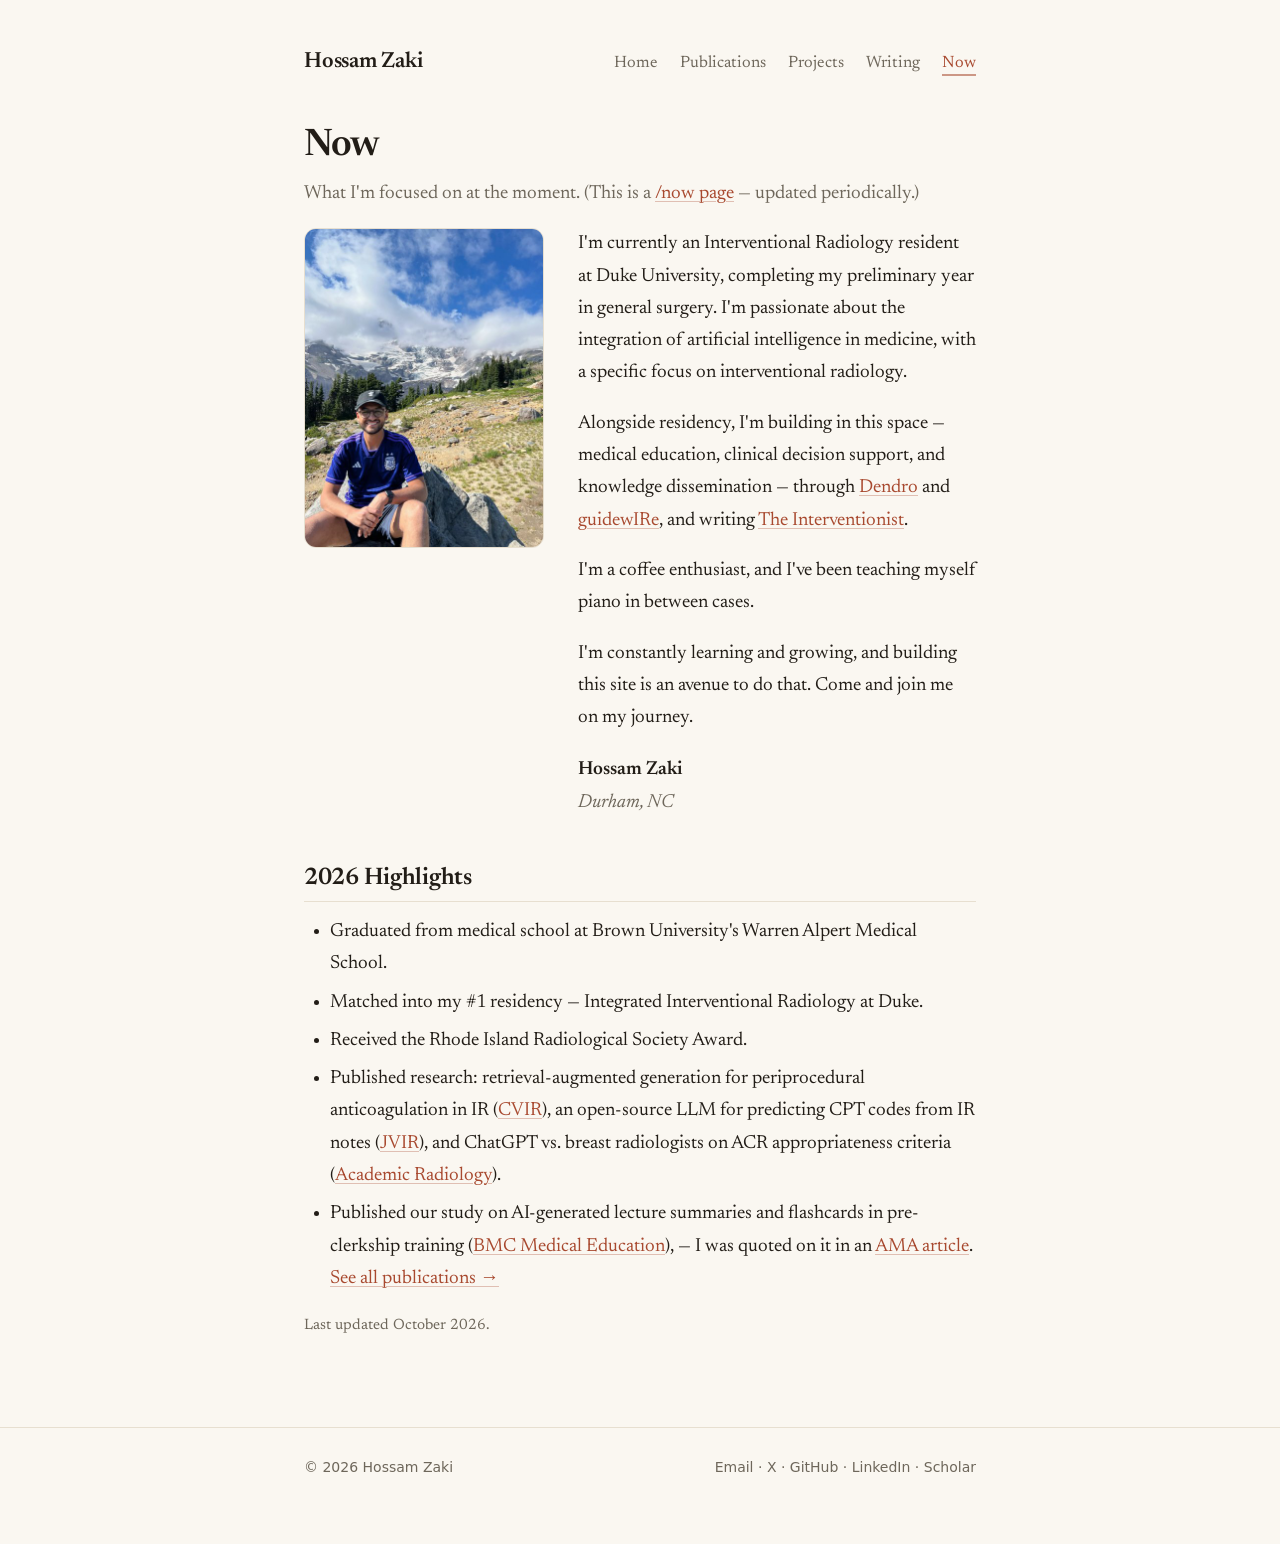
<file: now.html>
<!DOCTYPE html>
<html lang="en">
<head>
<meta charset="utf-8">
<meta name="viewport" content="width=device-width, initial-scale=1">
<title>Now — Hossam Zaki</title>
<meta name="description" content="What Hossam Zaki is focused on right now: Interventional Radiology residency at Duke, AI in medicine, and building Dendro and guidewIRe.">
<link rel="icon" href="assets/favicon.svg" type="image/svg+xml">
<meta property="og:site_name" content="Hossam Zaki">
<meta property="og:type" content="website">
<meta property="og:title" content="Now — Hossam Zaki">
<meta property="og:description" content="What I'm focused on right now: IR residency at Duke, AI in medicine, and building Dendro and guidewIRe.">
<meta property="og:url" content="https://hossamzaki.com/now.html">
<meta property="og:image" content="https://hossamzaki.com/assets/og-image.png">
<meta name="twitter:card" content="summary_large_image">
<meta name="twitter:site" content="@hossamzki">
<meta name="twitter:title" content="Now — Hossam Zaki">
<meta name="twitter:description" content="What I'm focused on right now: IR residency at Duke, AI in medicine, and building Dendro and guidewIRe.">
<meta name="twitter:image" content="https://hossamzaki.com/assets/og-image.png">
<link rel="preconnect" href="https://fonts.googleapis.com">
<link rel="preconnect" href="https://fonts.gstatic.com" crossorigin>
<link href="https://fonts.googleapis.com/css2?family=Newsreader:ital,opsz,wght@0,6..72,400..700;1,6..72,400..700&display=swap" rel="stylesheet">
<link rel="stylesheet" href="assets/style.css">
</head>
<body>
<header class="site">
  <div class="wrap">
    <a class="brand" href="index.html">Hossam Zaki</a>
    <nav class="site-nav">
      <a href="index.html">Home</a>
      <a href="publications.html">Publications</a>
      <a href="projects.html">Projects</a>
      <a href="writing.html">Writing</a>
      <a href="now.html" class="active">Now</a>
    </nav>
  </div>
</header>

<main>
  <div class="wrap">
    <section>
      <h1>Now</h1>
      <p class="subtle">What I'm focused on at the moment. (This is a
      <a href="https://nownownow.com/about">/now page</a> — updated periodically.)</p>

      <div class="hero">
        <img class="now-photo" src="assets/now.jpg" alt="Hossam Zaki"
             onerror="this.style.display='none'">
        <div class="hero-text">
          <p>I'm currently an Interventional Radiology resident at Duke University, completing
          my preliminary year in general surgery. I'm passionate about the integration of
          artificial intelligence in medicine, with a specific focus on interventional
          radiology.</p>
          <p>Alongside residency, I'm building in this space — medical education, clinical
          decision support, and knowledge dissemination — through
          <a href="projects.html">Dendro</a> and <a href="projects.html">guidewIRe</a>, and
          writing <a href="writing.html">The Interventionist</a>.</p>
          <p>I'm a coffee enthusiast, and I've been teaching myself piano in between cases.</p>
          <p>I'm constantly learning and growing, and building this site is an avenue to do
          that. Come and join me on my journey.</p>
          <p class="signoff"><span class="name">Hossam Zaki</span><br>
          <span class="loc">Durham, NC</span></p>
        </div>
      </div>

      <h2>2026 Highlights</h2>
      <ul>
        <li>Graduated from medical school at Brown University's Warren Alpert Medical School.</li>
        <li>Matched into my #1 residency — Integrated Interventional Radiology at Duke.</li>
        <li>Received the Rhode Island Radiological Society Award.</li>
        <li>Published research: retrieval-augmented generation for periprocedural
          anticoagulation in IR (<a href="https://doi.org/10.1007/s00270-026-04428-0">CVIR</a>),
          an open-source LLM for predicting CPT codes from IR notes
          (<a href="https://doi.org/10.1016/j.jvir.2026.108553">JVIR</a>), and ChatGPT vs.
          breast radiologists on ACR appropriateness criteria
          (<a href="https://doi.org/10.1016/j.acra.2026.03.015">Academic Radiology</a>).</li>
        <li>Published our study on AI-generated lecture summaries and flashcards in pre-clerkship
          training (<a href="https://doi.org/10.1186/s12909-026-09975-1">BMC Medical Education</a>),
          — I was quoted on it in an <a href="https://www.ama-assn.org/medical-students/succeed-medical-school/using-ai-study-medical-students-should-know-do-s-and-don-ts">AMA article</a>.
          <a href="publications.html">See all publications&nbsp;→</a></li>
      </ul>

      <p class="subtle small">Last updated October 2026.</p>
    </section>
  </div>
</main>

<footer class="site">
  <div class="wrap">
    <div class="row">
      <span>&copy; <span id="year"></span> Hossam Zaki</span>
      <span>
        <a href="mailto:hzaki23@gmail.com">Email</a> &middot;
        <a href="https://x.com/hossamzki">X</a> &middot;
        <a href="https://github.com/hossam-zaki">GitHub</a> &middot;
        <a href="https://www.linkedin.com/in/hossamzaki23">LinkedIn</a> &middot;
        <a href="https://scholar.google.com/citations?user=AaVVYHsAAAAJ&hl=en">Scholar</a>
      </span>
    </div>
  </div>
</footer>
<script>
document.getElementById('year').textContent = new Date().getFullYear();
</script>
</body>
</html>
</file>
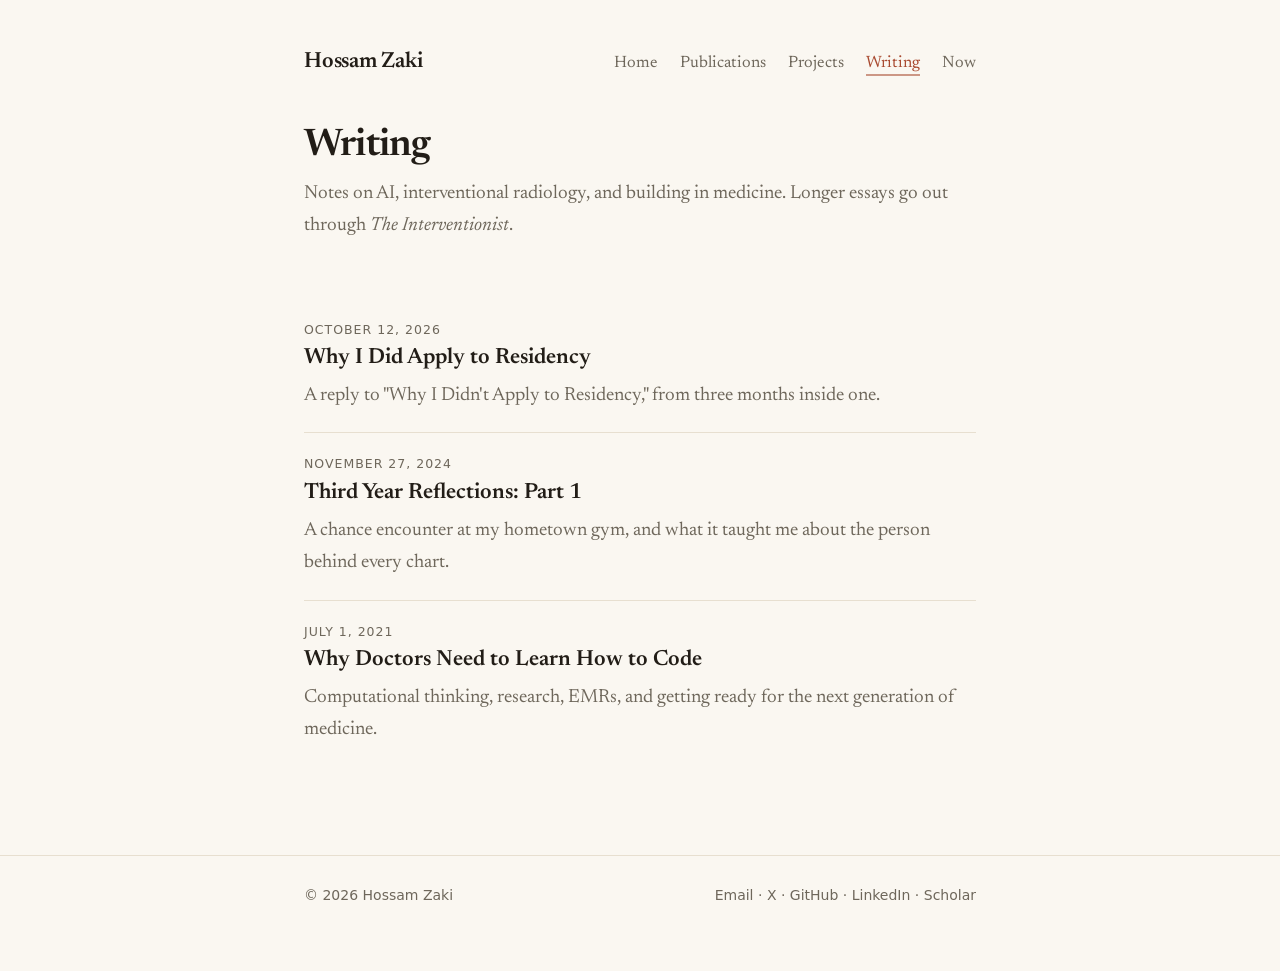
<file: post.html>
<!DOCTYPE html>
<html lang="en">
<head>
<meta charset="utf-8">
<meta name="viewport" content="width=device-width, initial-scale=1">
<title>Redirecting…</title>
<script>
// Posts are now static pages at posts/<slug>.html.
// Redirect any old ?slug= links to the new location.
var slug = new URLSearchParams(location.search).get('slug');
location.replace(slug ? 'posts/' + slug.replace(/[^a-z0-9\-_]/gi,'') + '.html' : 'writing.html');
</script>
</head>
<body>
<p>Redirecting… <a href="writing.html">Go to Writing</a>.</p>
</body>
</html>
</file>
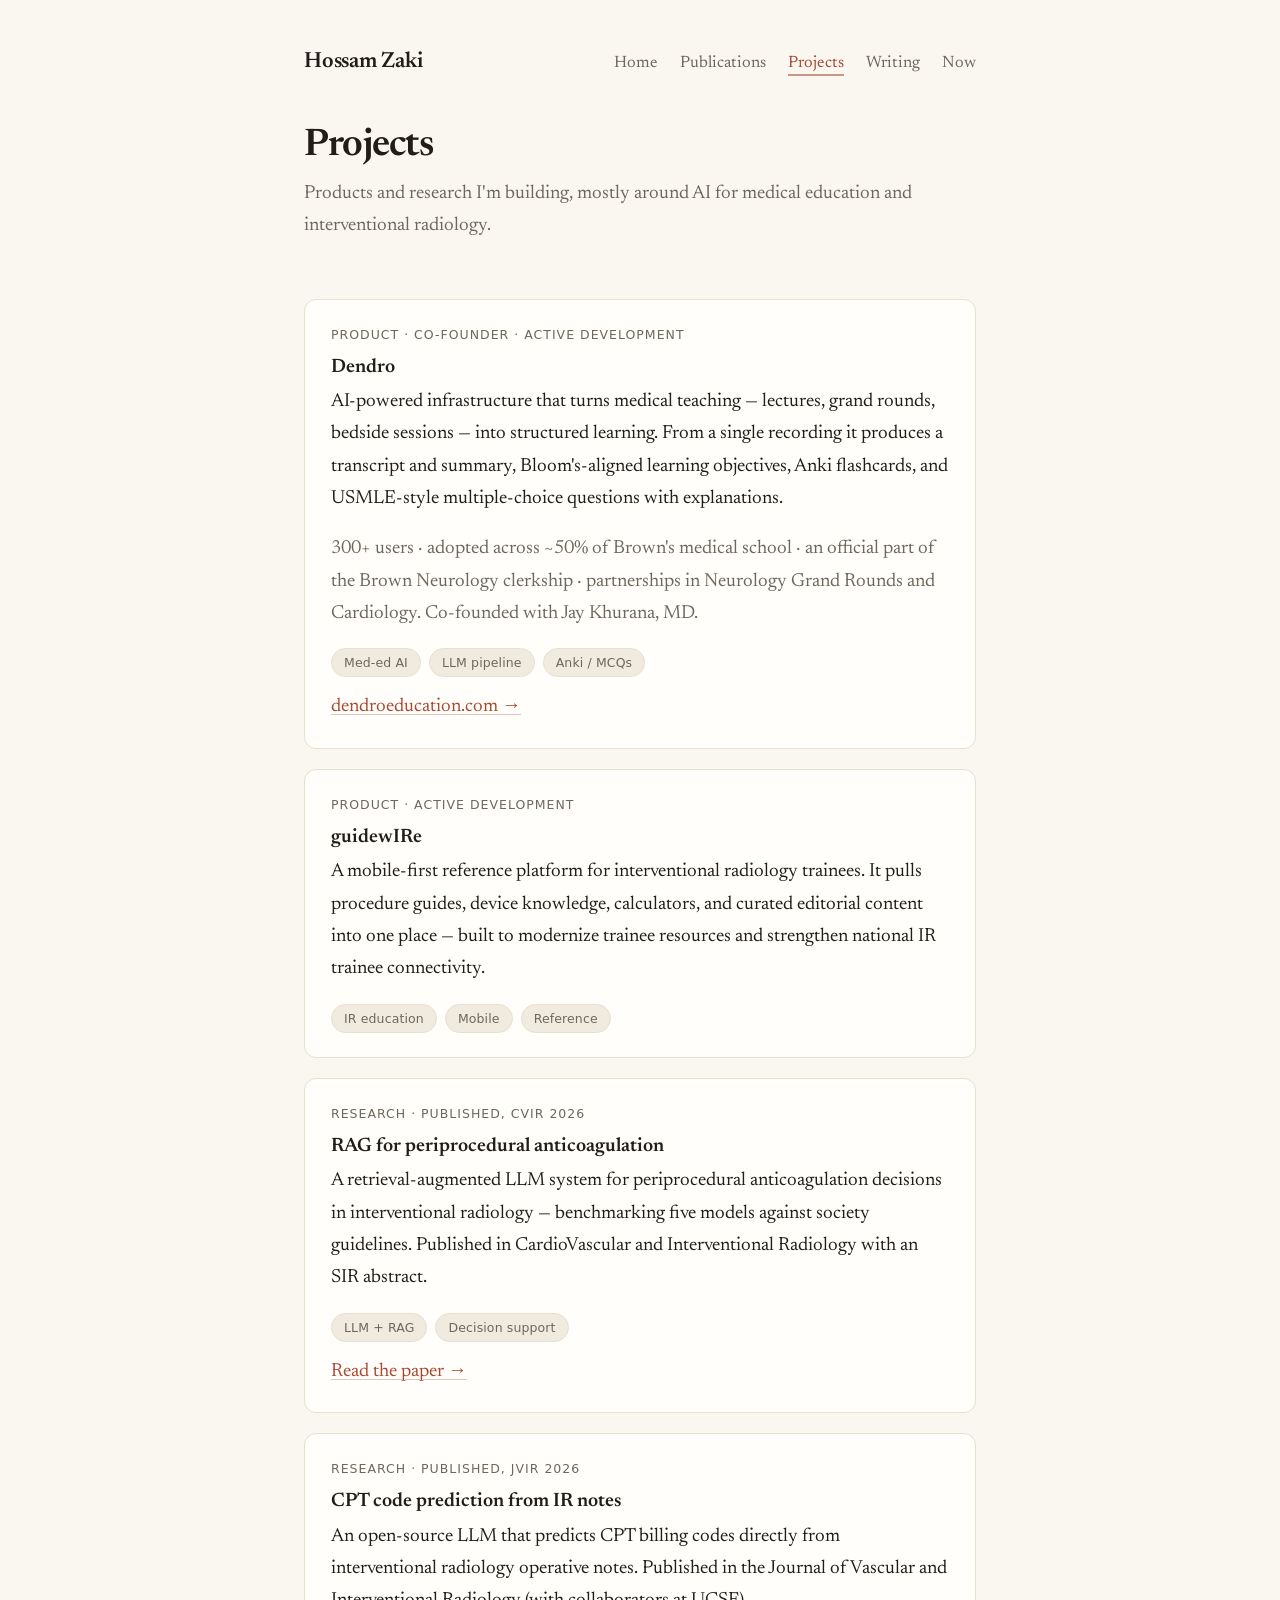
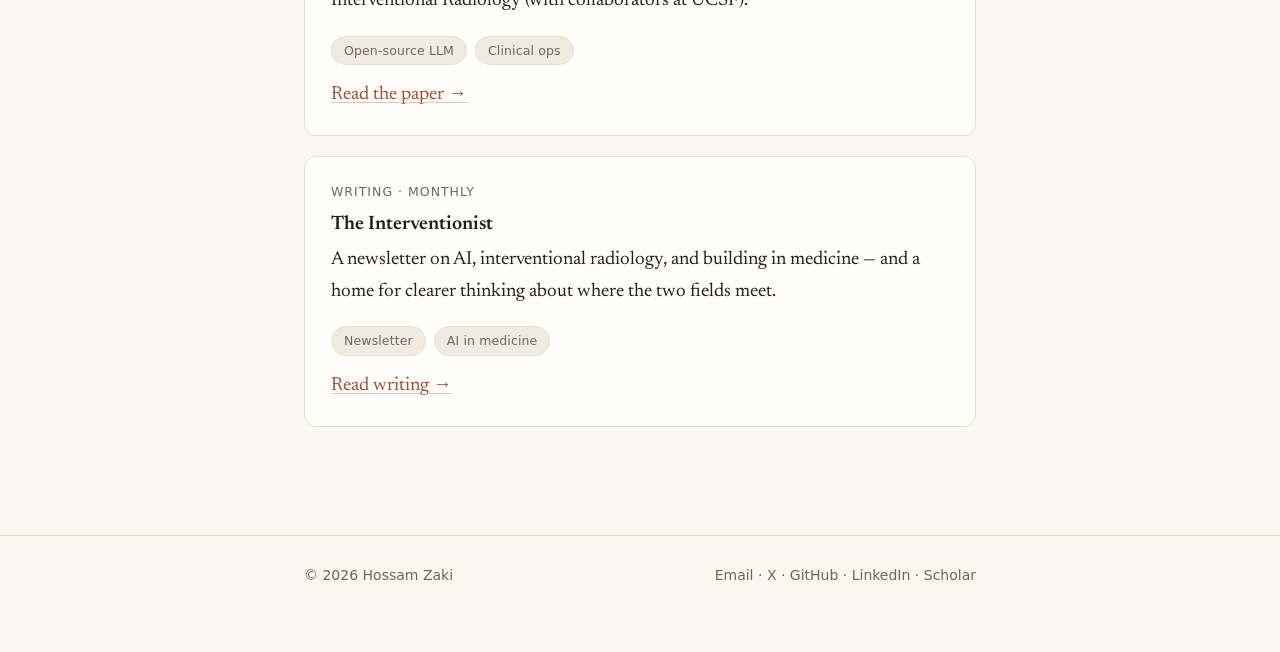
<file: projects.html>
<!DOCTYPE html>
<html lang="en">
<head>
<meta charset="utf-8">
<meta name="viewport" content="width=device-width, initial-scale=1">
<title>Projects — Hossam Zaki</title>
<meta name="description" content="Projects by Hossam Zaki: Dendro, guidewIRe, and AI research in interventional radiology and medical education.">
<link rel="icon" href="assets/favicon.svg" type="image/svg+xml">
<meta property="og:site_name" content="Hossam Zaki">
<meta property="og:type" content="website">
<meta property="og:title" content="Projects — Hossam Zaki">
<meta property="og:description" content="Dendro, guidewIRe, and AI research in interventional radiology and medical education.">
<meta property="og:url" content="https://hossamzaki.com/projects.html">
<meta property="og:image" content="https://hossamzaki.com/assets/og-image.png">
<meta name="twitter:card" content="summary_large_image">
<meta name="twitter:site" content="@hossamzki">
<meta name="twitter:title" content="Projects — Hossam Zaki">
<meta name="twitter:description" content="Dendro, guidewIRe, and AI research in interventional radiology and medical education.">
<meta name="twitter:image" content="https://hossamzaki.com/assets/og-image.png">
<link rel="preconnect" href="https://fonts.googleapis.com">
<link rel="preconnect" href="https://fonts.gstatic.com" crossorigin>
<link href="https://fonts.googleapis.com/css2?family=Newsreader:ital,opsz,wght@0,6..72,400..700;1,6..72,400..700&display=swap" rel="stylesheet">
<link rel="stylesheet" href="assets/style.css">
</head>
<body>
<header class="site">
  <div class="wrap">
    <a class="brand" href="index.html">Hossam Zaki</a>
    <nav class="site-nav">
      <a href="index.html">Home</a>
      <a href="publications.html">Publications</a>
      <a href="projects.html" class="active">Projects</a>
      <a href="writing.html">Writing</a>
      <a href="now.html">Now</a>
    </nav>
  </div>
</header>

<main>
  <div class="wrap">
    <section>
      <h1>Projects</h1>
      <p class="subtle">Products and research I'm building, mostly around AI for medical
      education and interventional radiology.</p>
    </section>

    <section>
      <div class="card">
        <div class="meta">Product · co-founder · active development</div>
        <h3>Dendro</h3>
        <p>AI-powered infrastructure that turns medical teaching — lectures, grand rounds,
        bedside sessions — into structured learning. From a single recording it produces a
        transcript and summary, Bloom's-aligned learning objectives, Anki flashcards, and
        USMLE-style multiple-choice questions with explanations.</p>
        <p class="subtle">300+ users · adopted across ~50% of Brown's medical school · an
        official part of the Brown Neurology clerkship · partnerships in Neurology Grand
        Rounds and Cardiology. Co-founded with Jay Khurana, MD.</p>
        <div class="tags"><span class="tag">Med-ed AI</span><span class="tag">LLM pipeline</span><span class="tag">Anki / MCQs</span></div>
        <p style="margin-top:14px"><a href="https://dendroeducation.com">dendroeducation.com&nbsp;→</a></p>
      </div>

      <div class="card">
        <div class="meta">Product · active development</div>
        <h3>guidewIRe</h3>
        <p>A mobile-first reference platform for interventional radiology trainees. It pulls
        procedure guides, device knowledge, calculators, and curated editorial content into
        one place — built to modernize trainee resources and strengthen national IR trainee
        connectivity.</p>
        <div class="tags"><span class="tag">IR education</span><span class="tag">Mobile</span><span class="tag">Reference</span></div>
      </div>

      <div class="card">
        <div class="meta">Research · published, CVIR 2026</div>
        <h3>RAG for periprocedural anticoagulation</h3>
        <p>A retrieval-augmented LLM system for periprocedural anticoagulation decisions in
        interventional radiology — benchmarking five models against society guidelines.
        Published in CardioVascular and Interventional Radiology with an SIR abstract.</p>
        <div class="tags"><span class="tag">LLM + RAG</span><span class="tag">Decision support</span></div>
        <p style="margin-top:14px"><a href="https://doi.org/10.1007/s00270-026-04428-0">Read the paper&nbsp;→</a></p>
      </div>

      <div class="card">
        <div class="meta">Research · published, JVIR 2026</div>
        <h3>CPT code prediction from IR notes</h3>
        <p>An open-source LLM that predicts CPT billing codes directly from interventional
        radiology operative notes. Published in the Journal of Vascular and Interventional
        Radiology (with collaborators at UCSF).</p>
        <div class="tags"><span class="tag">Open-source LLM</span><span class="tag">Clinical ops</span></div>
        <p style="margin-top:14px"><a href="https://doi.org/10.1016/j.jvir.2026.108553">Read the paper&nbsp;→</a></p>
      </div>

      <div class="card">
        <div class="meta">Writing · monthly</div>
        <h3>The Interventionist</h3>
        <p>A newsletter on AI, interventional radiology, and building in medicine — and a home
        for clearer thinking about where the two fields meet.</p>
        <div class="tags"><span class="tag">Newsletter</span><span class="tag">AI in medicine</span></div>
        <p style="margin-top:14px"><a href="writing.html">Read writing&nbsp;→</a></p>
      </div>
    </section>

  </div>
</main>

<footer class="site">
  <div class="wrap">
    <div class="row">
      <span>© <span id="year"></span> Hossam Zaki</span>
      <span>
        <a href="mailto:hzaki23@gmail.com">Email</a> ·
        <a href="https://x.com/hossamzki">X</a> ·
        <a href="https://github.com/hossam-zaki">GitHub</a> ·
        <a href="https://www.linkedin.com/in/hossamzaki23">LinkedIn</a> ·
        <a href="https://scholar.google.com/citations?user=AaVVYHsAAAAJ&hl=en">Scholar</a>
      </span>
    </div>
  </div>
</footer>
<script>document.getElementById('year').textContent = new Date().getFullYear();</script>
</body>
</html>
</file>
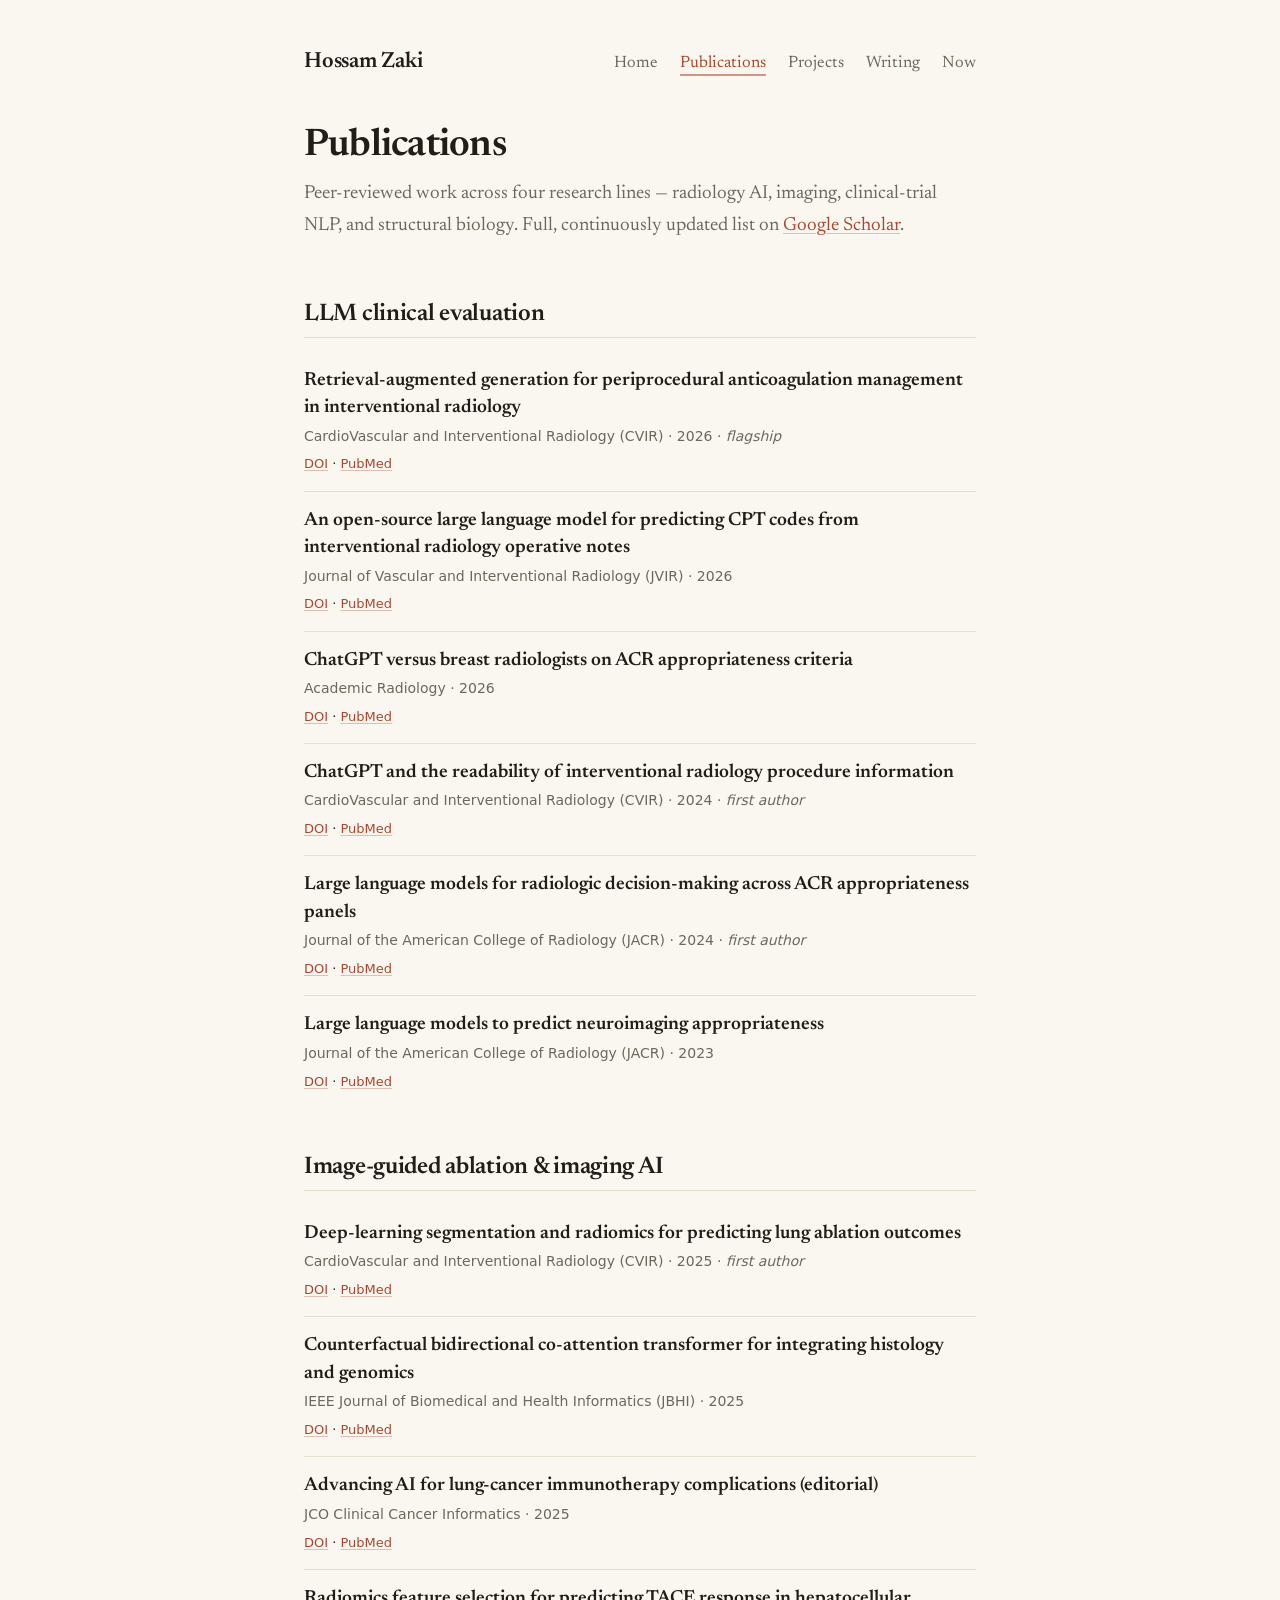
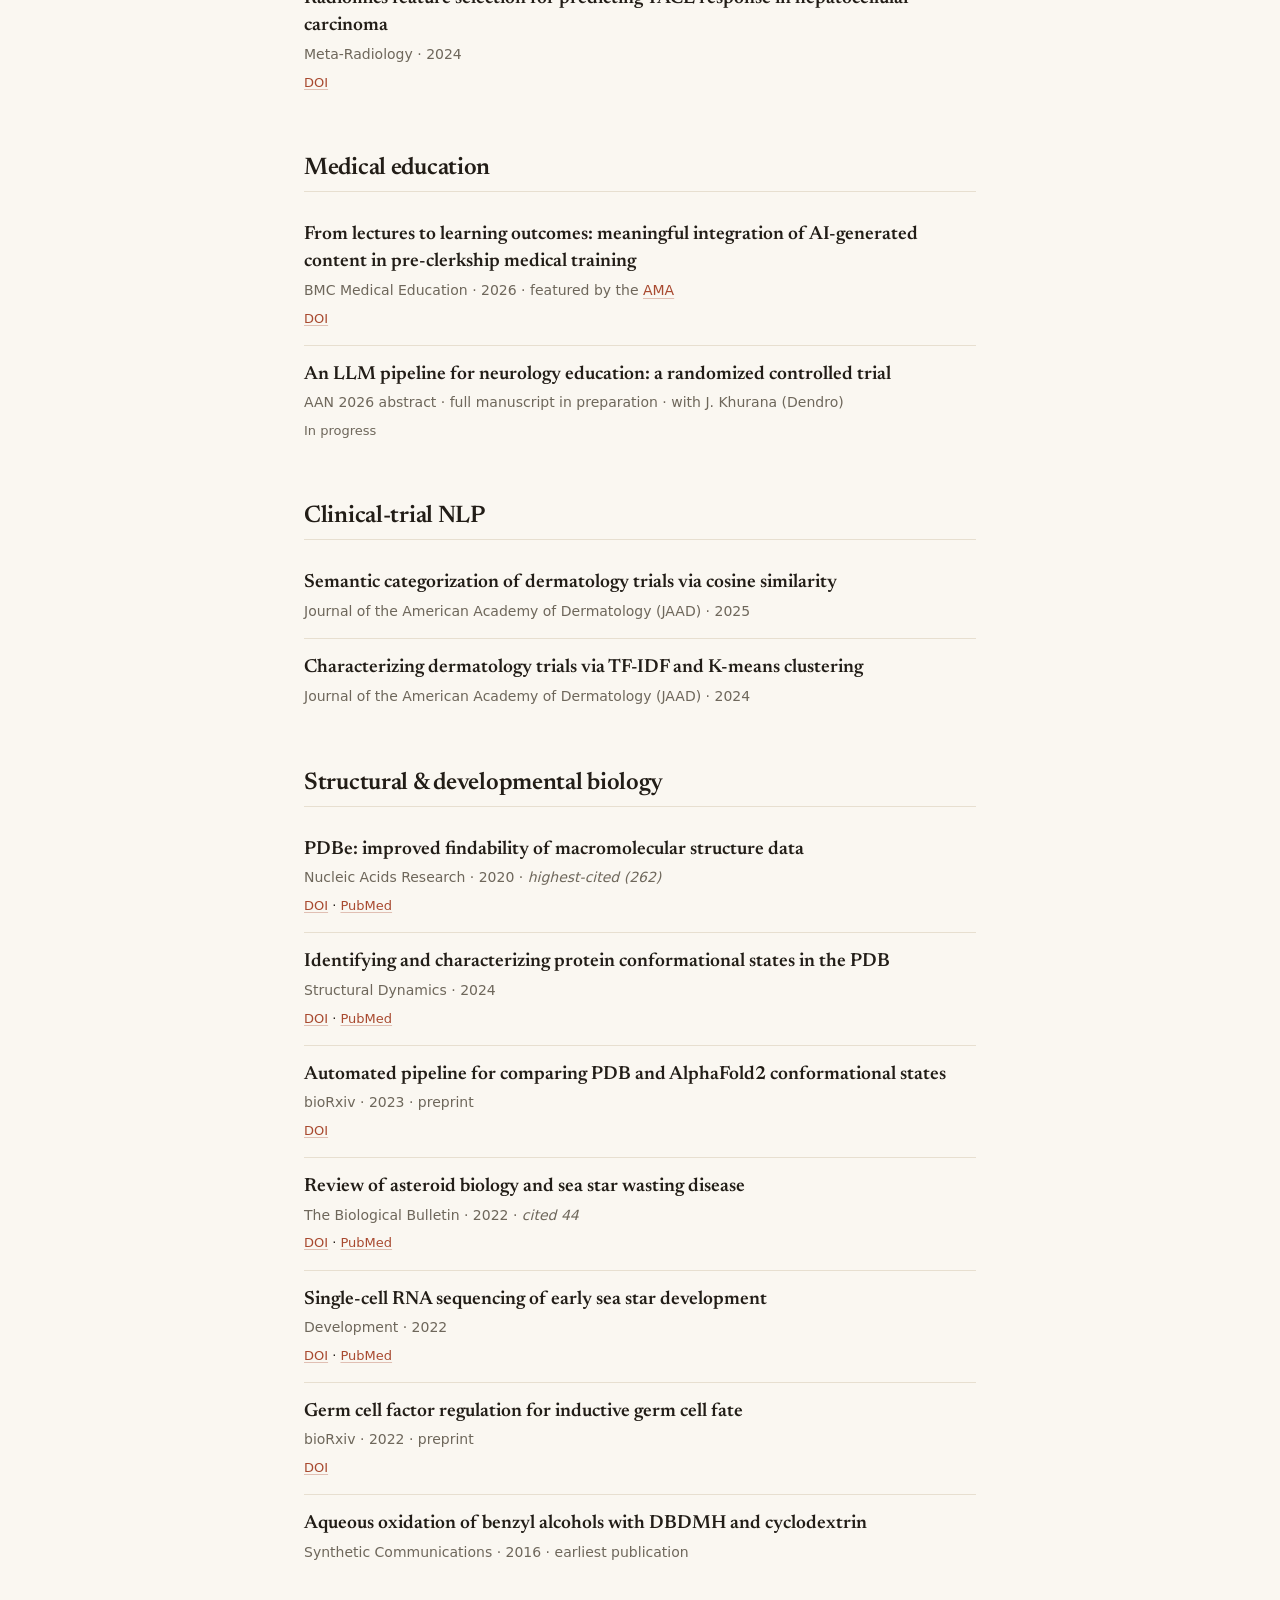
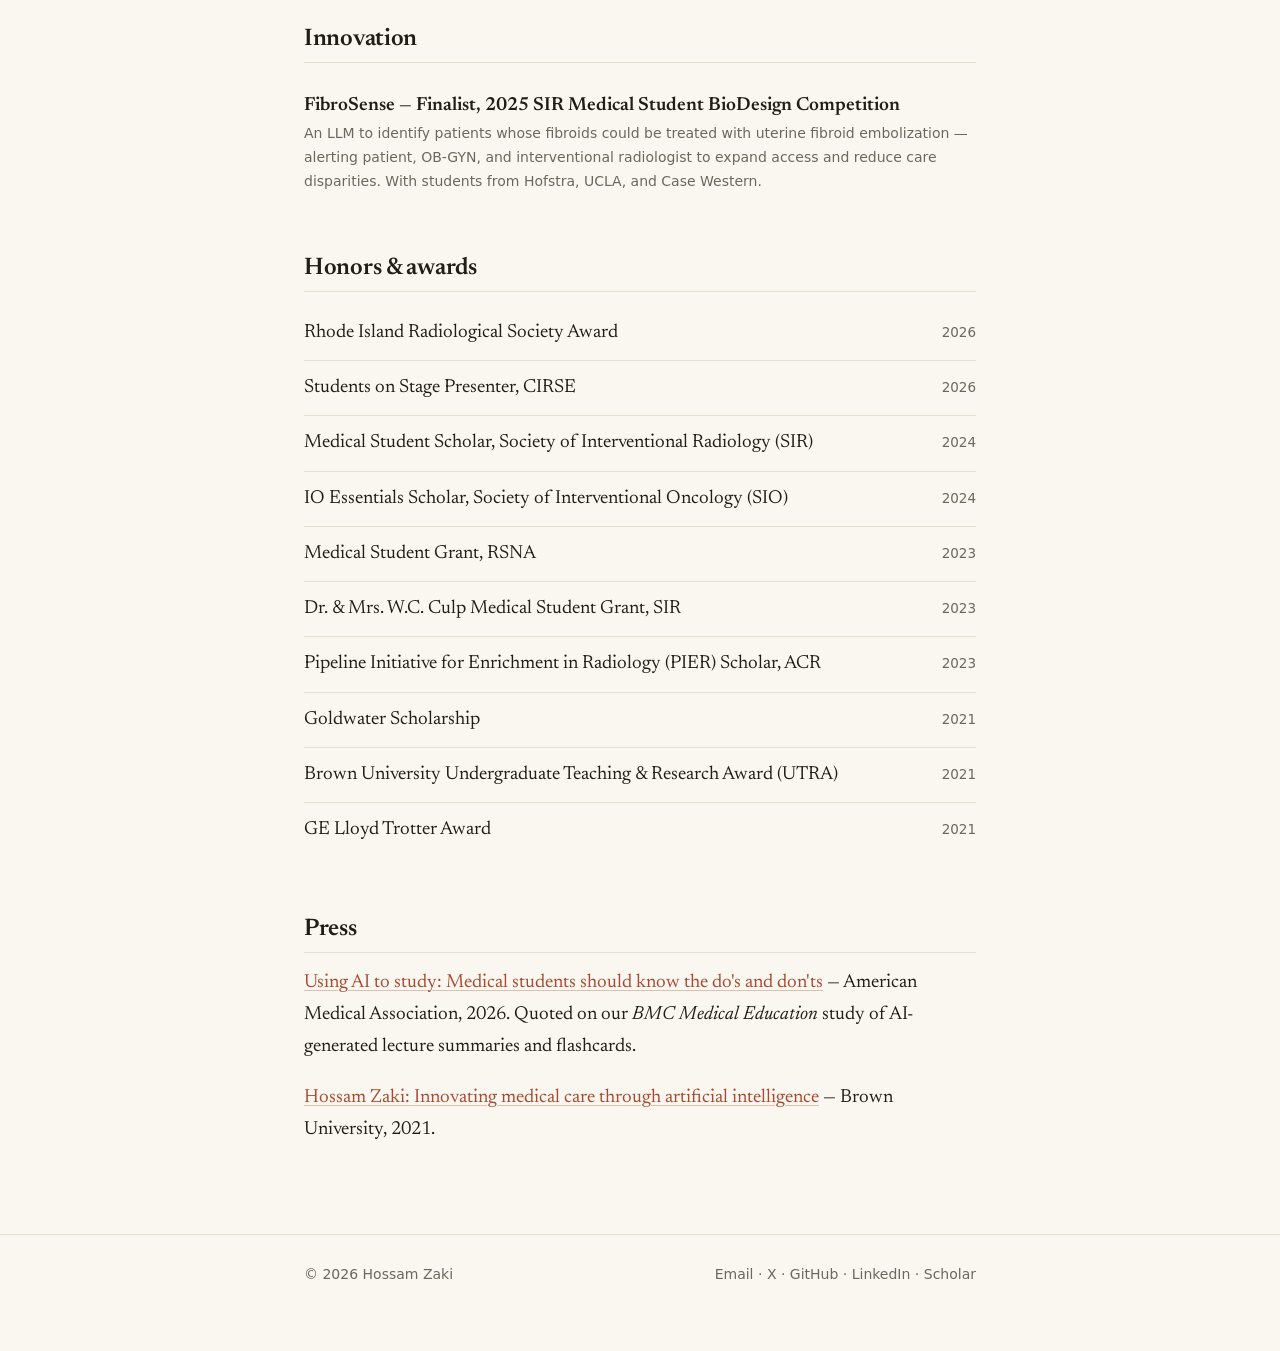
<file: publications.html>
<!DOCTYPE html>
<html lang="en">
<head>
<meta charset="utf-8">
<meta name="viewport" content="width=device-width, initial-scale=1">
<title>Publications — Hossam Zaki</title>
<meta name="description" content="Peer-reviewed publications by Hossam Zaki across radiology AI, imaging, clinical-trial NLP, and structural biology.">
<link rel="icon" href="assets/favicon.svg" type="image/svg+xml">
<meta property="og:site_name" content="Hossam Zaki">
<meta property="og:type" content="website">
<meta property="og:title" content="Publications — Hossam Zaki">
<meta property="og:description" content="Peer-reviewed work across radiology AI, imaging, clinical-trial NLP, and structural biology.">
<meta property="og:url" content="https://hossamzaki.com/publications.html">
<meta property="og:image" content="https://hossamzaki.com/assets/og-image.png">
<meta name="twitter:card" content="summary_large_image">
<meta name="twitter:site" content="@hossamzki">
<meta name="twitter:title" content="Publications — Hossam Zaki">
<meta name="twitter:description" content="Peer-reviewed work across radiology AI, imaging, clinical-trial NLP, and structural biology.">
<meta name="twitter:image" content="https://hossamzaki.com/assets/og-image.png">
<link rel="preconnect" href="https://fonts.googleapis.com">
<link rel="preconnect" href="https://fonts.gstatic.com" crossorigin>
<link href="https://fonts.googleapis.com/css2?family=Newsreader:ital,opsz,wght@0,6..72,400..700;1,6..72,400..700&display=swap" rel="stylesheet">
<link rel="stylesheet" href="assets/style.css">
</head>
<body>
<header class="site">
  <div class="wrap">
    <a class="brand" href="index.html">Hossam Zaki</a>
    <nav class="site-nav">
      <a href="index.html">Home</a>
      <a href="publications.html" class="active">Publications</a>
      <a href="projects.html">Projects</a>
      <a href="writing.html">Writing</a>
      <a href="now.html">Now</a>
    </nav>
  </div>
</header>

<main>
  <div class="wrap">
    <section>
      <h1>Publications</h1>
      <p class="subtle">Peer-reviewed work across four research lines — radiology AI,
      imaging, clinical-trial NLP, and structural biology. Full, continuously updated list on
      <a href="https://scholar.google.com/citations?user=AaVVYHsAAAAJ&hl=en">Google Scholar</a>.</p>
    </section>

    <section class="pub-group">
      <h2>LLM clinical evaluation</h2>

      <div class="pub">
        <div class="title">Retrieval-augmented generation for periprocedural anticoagulation management in interventional radiology</div>
        <div class="venue">CardioVascular and Interventional Radiology (CVIR) · 2026 · <em>flagship</em></div>
        <div class="links"><a href="https://doi.org/10.1007/s00270-026-04428-0">DOI</a> · <a href="https://pubmed.ncbi.nlm.nih.gov/41917168/">PubMed</a></div>
      </div>

      <div class="pub">
        <div class="title">An open-source large language model for predicting CPT codes from interventional radiology operative notes</div>
        <div class="venue">Journal of Vascular and Interventional Radiology (JVIR) · 2026</div>
        <div class="links"><a href="https://doi.org/10.1016/j.jvir.2026.108553">DOI</a> · <a href="https://pubmed.ncbi.nlm.nih.gov/41587725/">PubMed</a></div>
      </div>

      <div class="pub">
        <div class="title">ChatGPT versus breast radiologists on ACR appropriateness criteria</div>
        <div class="venue">Academic Radiology · 2026</div>
        <div class="links"><a href="https://doi.org/10.1016/j.acra.2026.03.015">DOI</a> · <a href="https://pubmed.ncbi.nlm.nih.gov/41925458/">PubMed</a></div>
      </div>

      <div class="pub">
        <div class="title">ChatGPT and the readability of interventional radiology procedure information</div>
        <div class="venue">CardioVascular and Interventional Radiology (CVIR) · 2024 · <em>first author</em></div>
        <div class="links"><a href="https://doi.org/10.1007/s00270-024-03803-z">DOI</a> · <a href="https://pubmed.ncbi.nlm.nih.gov/38981939/">PubMed</a></div>
      </div>

      <div class="pub">
        <div class="title">Large language models for radiologic decision-making across ACR appropriateness panels</div>
        <div class="venue">Journal of the American College of Radiology (JACR) · 2024 · <em>first author</em></div>
        <div class="links"><a href="https://doi.org/10.1016/j.jacr.2024.01.007">DOI</a> · <a href="https://pubmed.ncbi.nlm.nih.gov/38224925/">PubMed</a></div>
      </div>

      <div class="pub">
        <div class="title">Large language models to predict neuroimaging appropriateness</div>
        <div class="venue">Journal of the American College of Radiology (JACR) · 2023</div>
        <div class="links"><a href="https://doi.org/10.1016/j.jacr.2023.06.008">DOI</a> · <a href="https://pubmed.ncbi.nlm.nih.gov/37423349/">PubMed</a></div>
      </div>
    </section>

    <section class="pub-group">
      <h2>Image-guided ablation &amp; imaging AI</h2>

      <div class="pub">
        <div class="title">Deep-learning segmentation and radiomics for predicting lung ablation outcomes</div>
        <div class="venue">CardioVascular and Interventional Radiology (CVIR) · 2025 · <em>first author</em></div>
        <div class="links"><a href="https://doi.org/10.1007/s00270-024-03912-9">DOI</a> · <a href="https://pubmed.ncbi.nlm.nih.gov/39604700/">PubMed</a></div>
      </div>

      <div class="pub">
        <div class="title">Counterfactual bidirectional co-attention transformer for integrating histology and genomics</div>
        <div class="venue">IEEE Journal of Biomedical and Health Informatics (JBHI) · 2025</div>
        <div class="links"><a href="https://doi.org/10.1109/JBHI.2025.3548048">DOI</a> · <a href="https://pubmed.ncbi.nlm.nih.gov/40042950/">PubMed</a></div>
      </div>

      <div class="pub">
        <div class="title">Advancing AI for lung-cancer immunotherapy complications (editorial)</div>
        <div class="venue">JCO Clinical Cancer Informatics · 2025</div>
        <div class="links"><a href="https://doi.org/10.1200/CCI-25-00037">DOI</a> · <a href="https://pubmed.ncbi.nlm.nih.gov/40153678/">PubMed</a></div>
      </div>

      <div class="pub">
        <div class="title">Radiomics feature selection for predicting TACE response in hepatocellular carcinoma</div>
        <div class="venue">Meta-Radiology · 2024</div>
        <div class="links"><a href="https://doi.org/10.1016/j.metrad.2024.100050">DOI</a></div>
      </div>
    </section>

    <section class="pub-group">
      <h2>Medical education</h2>

      <div class="pub">
        <div class="title">From lectures to learning outcomes: meaningful integration of AI-generated content in pre-clerkship medical training</div>
        <div class="venue">BMC Medical Education · 2026 · featured by the <a href="https://www.ama-assn.org/medical-students/succeed-medical-school/using-ai-study-medical-students-should-know-do-s-and-don-ts">AMA</a></div>
        <div class="links"><a href="https://doi.org/10.1186/s12909-026-09975-1">DOI</a></div>
      </div>

      <div class="pub">
        <div class="title">An LLM pipeline for neurology education: a randomized controlled trial</div>
        <div class="venue">AAN 2026 abstract · full manuscript in preparation · with J. Khurana (Dendro)</div>
        <div class="links subtle">In progress</div>
      </div>
    </section>

    <section class="pub-group">
      <h2>Clinical-trial NLP</h2>

      <div class="pub">
        <div class="title">Semantic categorization of dermatology trials via cosine similarity</div>
        <div class="venue">Journal of the American Academy of Dermatology (JAAD) · 2025</div>
      </div>

      <div class="pub">
        <div class="title">Characterizing dermatology trials via TF-IDF and K-means clustering</div>
        <div class="venue">Journal of the American Academy of Dermatology (JAAD) · 2024</div>
      </div>
    </section>

    <section class="pub-group">
      <h2>Structural &amp; developmental biology</h2>

      <div class="pub">
        <div class="title">PDBe: improved findability of macromolecular structure data</div>
        <div class="venue">Nucleic Acids Research · 2020 · <em>highest-cited (262)</em></div>
        <div class="links"><a href="https://doi.org/10.1093/nar/gkz990">DOI</a> · <a href="https://pubmed.ncbi.nlm.nih.gov/31691821/">PubMed</a></div>
      </div>

      <div class="pub">
        <div class="title">Identifying and characterizing protein conformational states in the PDB</div>
        <div class="venue">Structural Dynamics · 2024</div>
        <div class="links"><a href="https://doi.org/10.1063/4.0000251">DOI</a> · <a href="https://pubmed.ncbi.nlm.nih.gov/38774441/">PubMed</a></div>
      </div>

      <div class="pub">
        <div class="title">Automated pipeline for comparing PDB and AlphaFold2 conformational states</div>
        <div class="venue">bioRxiv · 2023 · preprint</div>
        <div class="links"><a href="https://doi.org/10.1101/2023.07.13.545008">DOI</a></div>
      </div>

      <div class="pub">
        <div class="title">Review of asteroid biology and sea star wasting disease</div>
        <div class="venue">The Biological Bulletin · 2022 · <em>cited 44</em></div>
        <div class="links"><a href="https://doi.org/10.1086/719928">DOI</a> · <a href="https://pubmed.ncbi.nlm.nih.gov/36108034/">PubMed</a></div>
      </div>

      <div class="pub">
        <div class="title">Single-cell RNA sequencing of early sea star development</div>
        <div class="venue">Development · 2022</div>
        <div class="links"><a href="https://doi.org/10.1242/dev.200982">DOI</a> · <a href="https://pubmed.ncbi.nlm.nih.gov/36399063/">PubMed</a></div>
      </div>

      <div class="pub">
        <div class="title">Germ cell factor regulation for inductive germ cell fate</div>
        <div class="venue">bioRxiv · 2022 · preprint</div>
        <div class="links"><a href="https://doi.org/10.1101/2022.02.04.479164">DOI</a></div>
      </div>

      <div class="pub">
        <div class="title">Aqueous oxidation of benzyl alcohols with DBDMH and cyclodextrin</div>
        <div class="venue">Synthetic Communications · 2016 · earliest publication</div>
      </div>
    </section>

    <section class="pub-group">
      <h2>Innovation</h2>
      <div class="pub">
        <div class="title">FibroSense — Finalist, 2025 SIR Medical Student BioDesign Competition</div>
        <div class="venue">An LLM to identify patients whose fibroids could be treated with
        uterine fibroid embolization — alerting patient, OB-GYN, and interventional
        radiologist to expand access and reduce care disparities. With students from Hofstra,
        UCLA, and Case Western.</div>
      </div>
    </section>

    <section>
      <h2>Honors &amp; awards</h2>
      <ul class="awards">
        <li><span>Rhode Island Radiological Society Award</span><span class="yr">2026</span></li>
        <li><span>Students on Stage Presenter, CIRSE</span><span class="yr">2026</span></li>
        <li><span>Medical Student Scholar, Society of Interventional Radiology (SIR)</span><span class="yr">2024</span></li>
        <li><span>IO Essentials Scholar, Society of Interventional Oncology (SIO)</span><span class="yr">2024</span></li>
        <li><span>Medical Student Grant, RSNA</span><span class="yr">2023</span></li>
        <li><span>Dr. &amp; Mrs. W.C. Culp Medical Student Grant, SIR</span><span class="yr">2023</span></li>
        <li><span>Pipeline Initiative for Enrichment in Radiology (PIER) Scholar, ACR</span><span class="yr">2023</span></li>
        <li><span>Goldwater Scholarship</span><span class="yr">2021</span></li>
        <li><span>Brown University Undergraduate Teaching &amp; Research Award (UTRA)</span><span class="yr">2021</span></li>
        <li><span>GE Lloyd Trotter Award</span><span class="yr">2021</span></li>
      </ul>
    </section>

    <section>
      <h2>Press</h2>
      <p><a href="https://www.ama-assn.org/medical-students/succeed-medical-school/using-ai-study-medical-students-should-know-do-s-and-don-ts">Using AI to study: Medical students should know the do's and don'ts</a>
      — American Medical Association, 2026. Quoted on our <em>BMC Medical Education</em> study
      of AI-generated lecture summaries and flashcards.</p>
      <p><a href="https://www.brown.edu/news/2021-04-13/zaki">Hossam Zaki: Innovating medical
      care through artificial intelligence</a> — Brown University, 2021.</p>
    </section>


  </div>
</main>

<footer class="site">
  <div class="wrap">
    <div class="row">
      <span>© <span id="year"></span> Hossam Zaki</span>
      <span>
        <a href="mailto:hzaki23@gmail.com">Email</a> ·
        <a href="https://x.com/hossamzki">X</a> ·
        <a href="https://github.com/hossam-zaki">GitHub</a> ·
        <a href="https://www.linkedin.com/in/hossamzaki23">LinkedIn</a> ·
        <a href="https://scholar.google.com/citations?user=AaVVYHsAAAAJ&hl=en">Scholar</a>
      </span>
    </div>
  </div>
</footer>
<script>document.getElementById('year').textContent = new Date().getFullYear();</script>
</body>
</html>
</file>
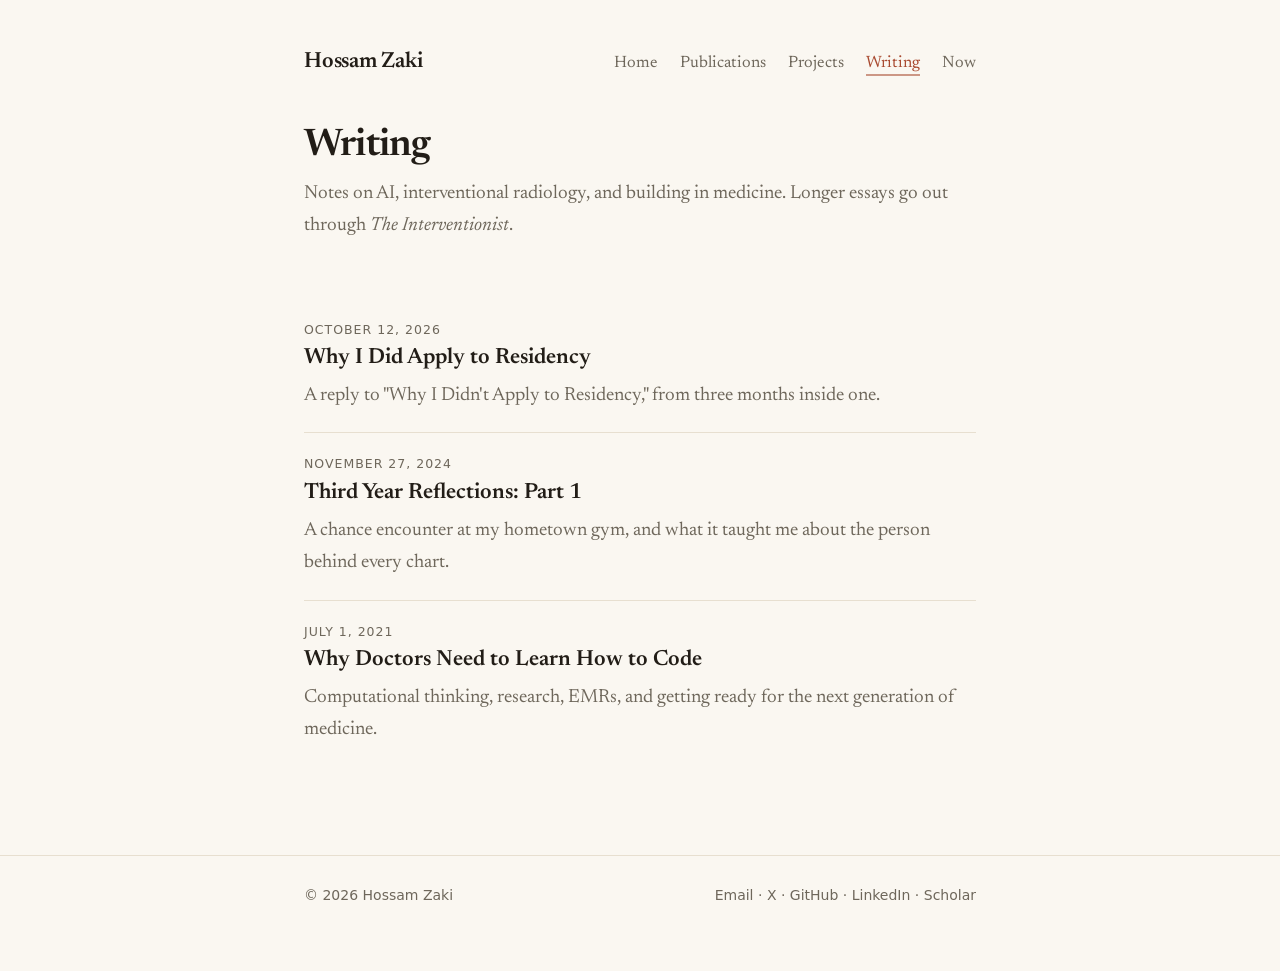
<file: writing.html>
<!DOCTYPE html>
<html lang="en">
<head>
<meta charset="utf-8">
<meta name="viewport" content="width=device-width, initial-scale=1">
<title>Writing — Hossam Zaki</title>
<meta name="description" content="Notes on AI, interventional radiology, and building in medicine.">
<link rel="icon" href="assets/favicon.svg" type="image/svg+xml">
<meta property="og:site_name" content="Hossam Zaki">
<meta property="og:type" content="article">
<meta property="og:title" content="Writing — Hossam Zaki">
<meta property="og:description" content="Notes on AI, interventional radiology, and building in medicine.">
<meta property="og:url" content="https://hossamzaki.com/writing.html">
<meta property="og:image" content="https://hossamzaki.com/assets/og-image.png">
<meta name="twitter:card" content="summary_large_image">
<meta name="twitter:site" content="@hossamzki">
<meta name="twitter:title" content="Writing — Hossam Zaki">
<meta name="twitter:description" content="Notes on AI, interventional radiology, and building in medicine.">
<meta name="twitter:image" content="https://hossamzaki.com/assets/og-image.png">
<link rel="preconnect" href="https://fonts.googleapis.com">
<link rel="preconnect" href="https://fonts.gstatic.com" crossorigin>
<link href="https://fonts.googleapis.com/css2?family=Newsreader:ital,opsz,wght@0,6..72,400..700;1,6..72,400..700&display=swap" rel="stylesheet">
<link rel="stylesheet" href="assets/style.css">
</head>
<body>
<header class="site">
  <div class="wrap">
    <a class="brand" href="index.html">Hossam Zaki</a>
    <nav class="site-nav">
      <a href="index.html">Home</a>
      <a href="publications.html">Publications</a>
      <a href="projects.html">Projects</a>
      <a href="writing.html" class="active">Writing</a>
      <a href="now.html">Now</a>
    </nav>
  </div>
</header>
<main>
  <div class="wrap">
    <section>
      <h1>Writing</h1>
      <p class="subtle">Notes on AI, interventional radiology, and building in medicine.
      Longer essays go out through <em>The Interventionist</em>.</p>
    </section>
    <section>
      <ul class="post-list">
      <li>
        <div class="date">October 12, 2026</div>
        <a class="post-title" href="posts/why-i-did-apply-to-residency.html">Why I Did Apply to Residency</a>
        <div class="excerpt">A reply to &quot;Why I Didn&#x27;t Apply to Residency,&quot; from three months inside one.</div>
      </li>
      <li>
        <div class="date">November 27, 2024</div>
        <a class="post-title" href="posts/third-year-reflections-part-1.html">Third Year Reflections: Part 1</a>
        <div class="excerpt">A chance encounter at my hometown gym, and what it taught me about the person behind every chart.</div>
      </li>
      <li>
        <div class="date">July 1, 2021</div>
        <a class="post-title" href="posts/why-doctors-should-code.html">Why Doctors Need to Learn How to Code</a>
        <div class="excerpt">Computational thinking, research, EMRs, and getting ready for the next generation of medicine.</div>
      </li>
      </ul>
    </section>
  </div>
</main>
<footer class="site">
  <div class="wrap">
    <div class="row">
      <span>&copy; <span id="year"></span> Hossam Zaki</span>
      <span>
        <a href="mailto:hzaki23@gmail.com">Email</a> &middot;
        <a href="https://x.com/hossamzki">X</a> &middot;
        <a href="https://github.com/hossam-zaki">GitHub</a> &middot;
        <a href="https://www.linkedin.com/in/hossamzaki23">LinkedIn</a> &middot;
        <a href="https://scholar.google.com/citations?user=AaVVYHsAAAAJ&hl=en">Scholar</a>
      </span>
    </div>
  </div>
</footer>
<script>document.getElementById('year').textContent = new Date().getFullYear();</script>
</body>
</html>
</file>
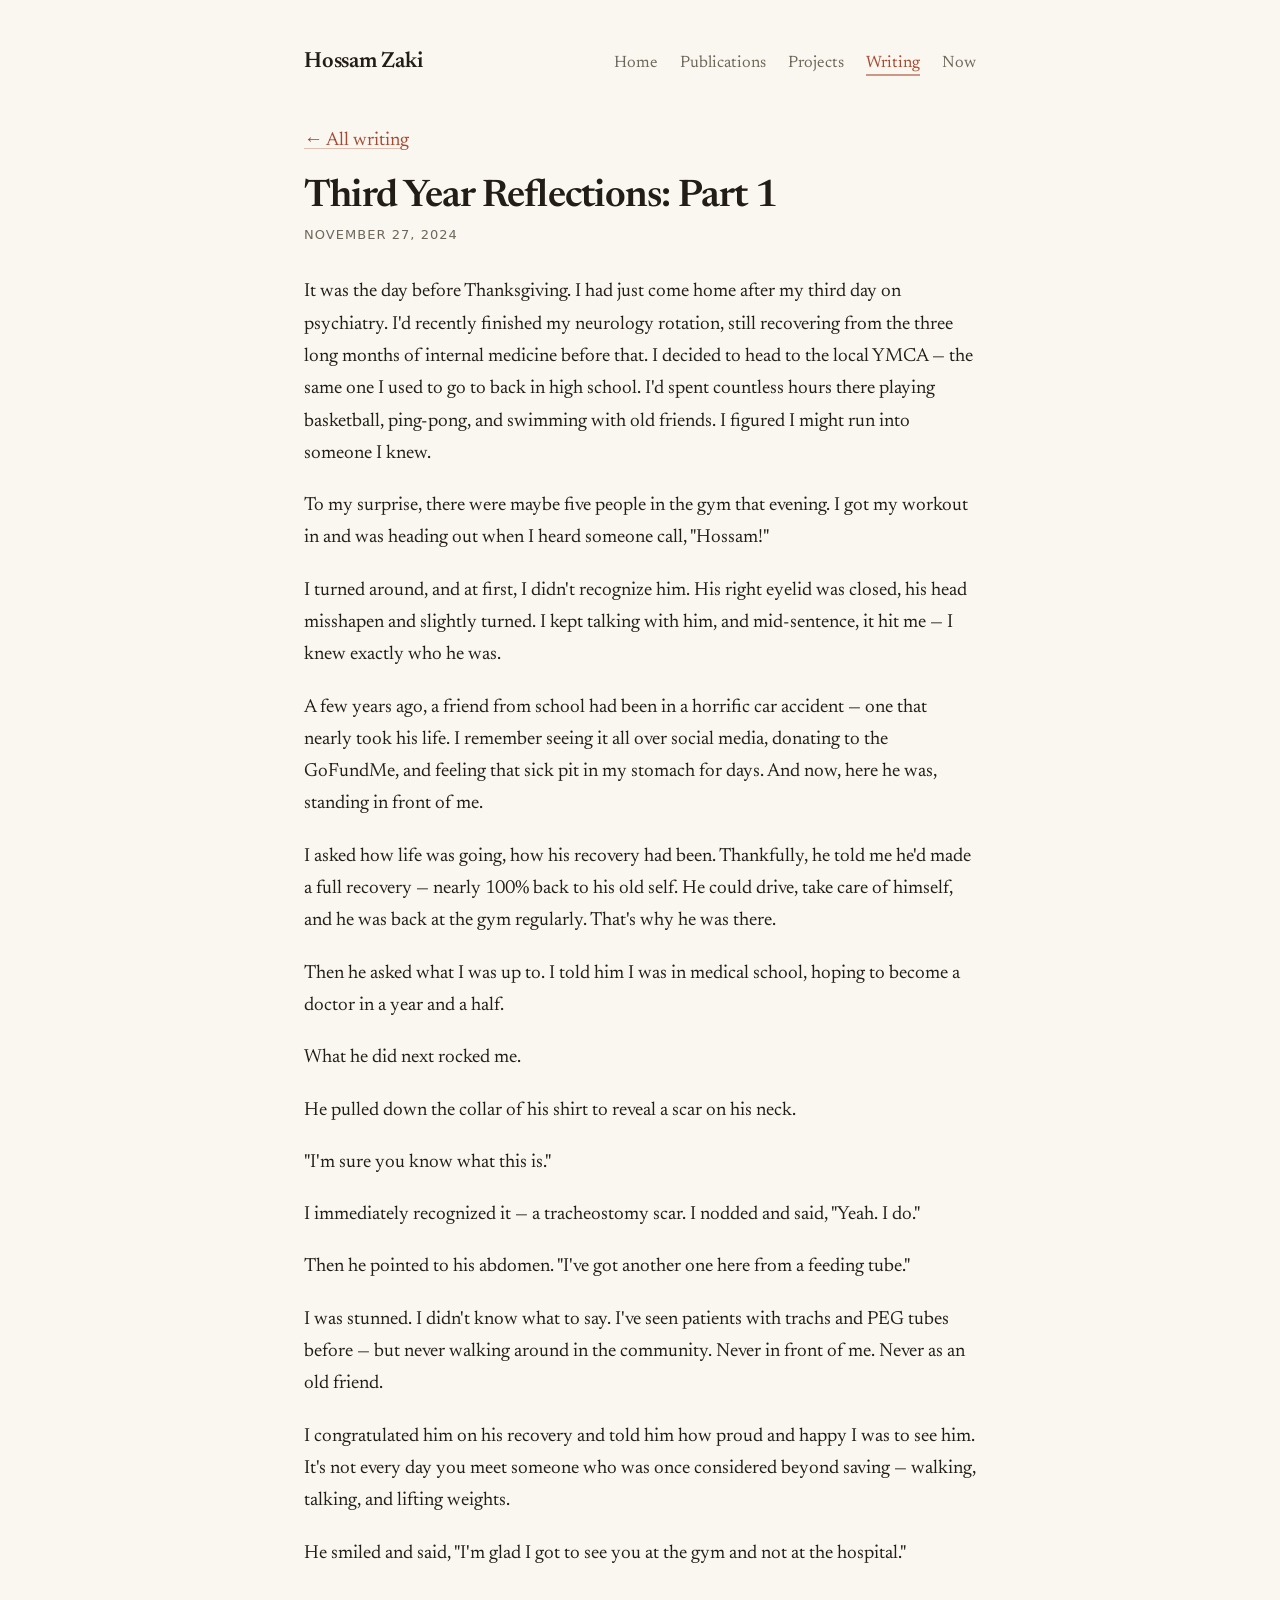
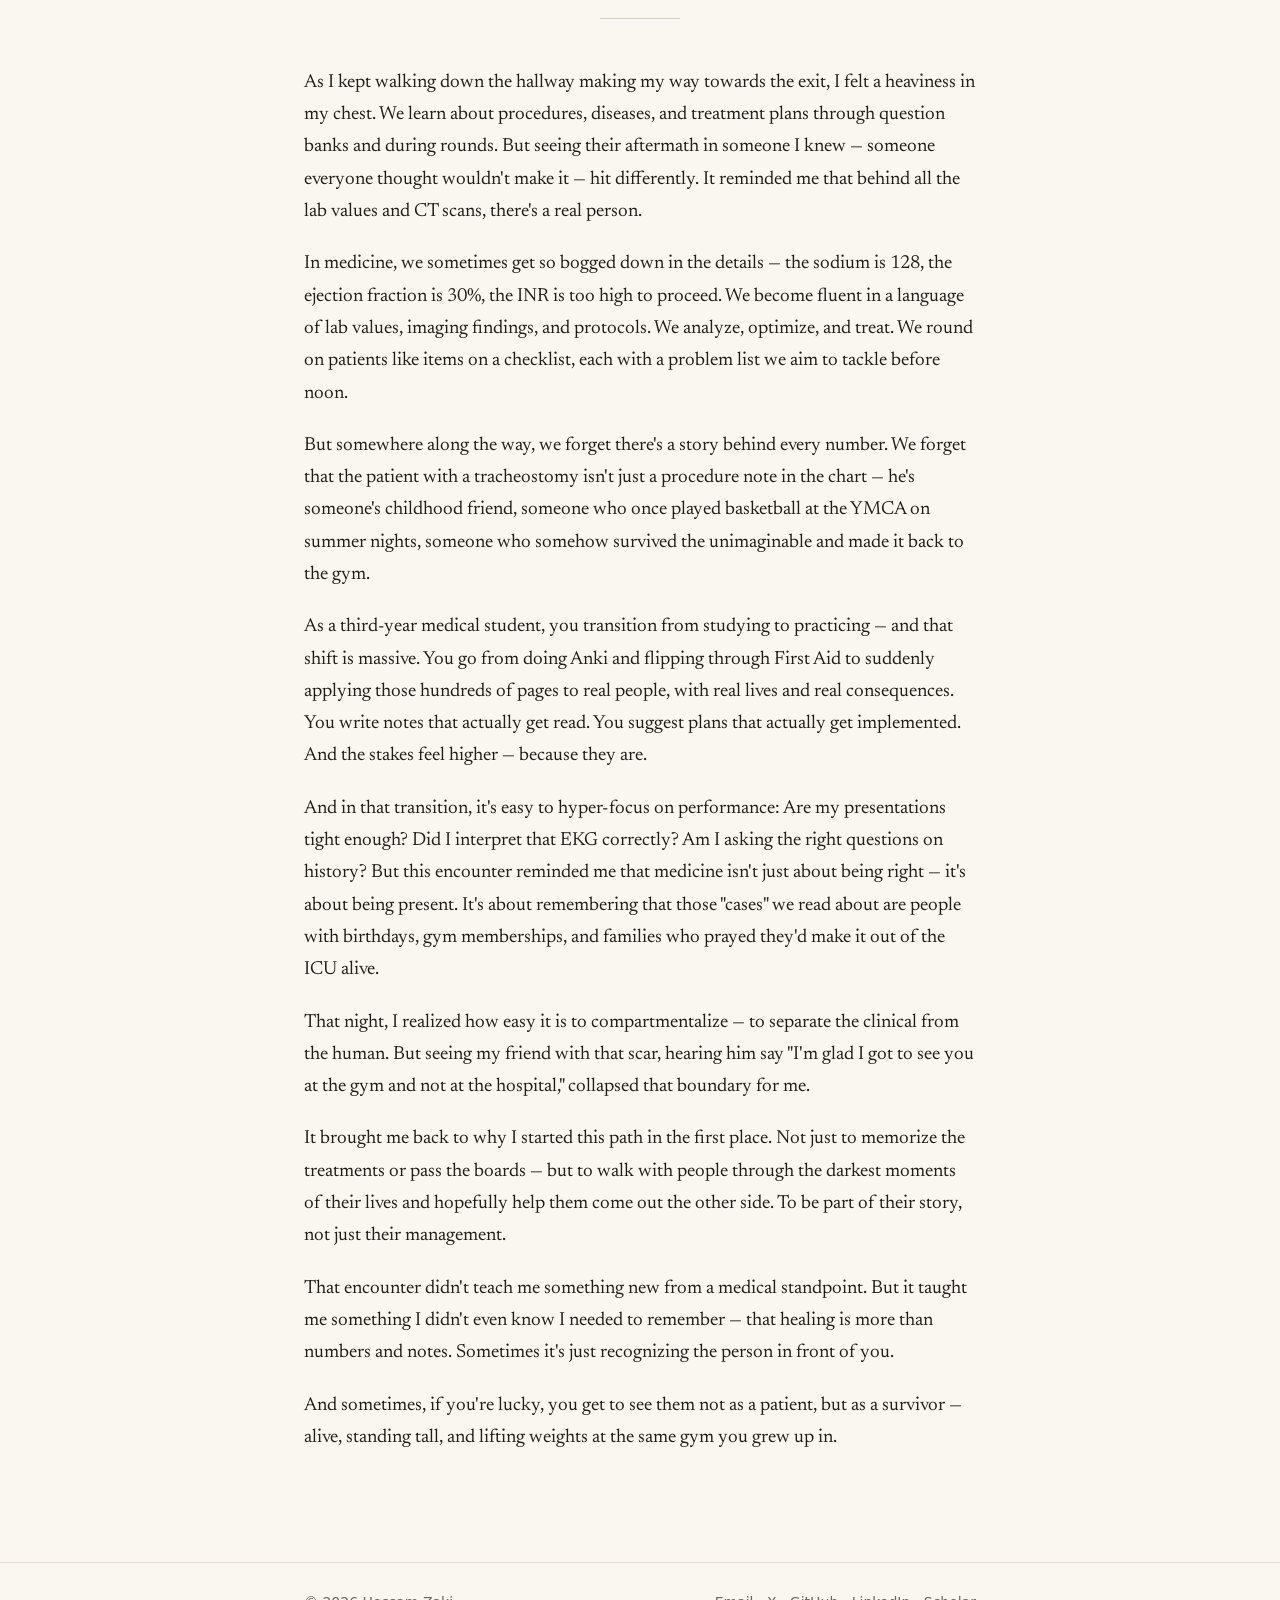
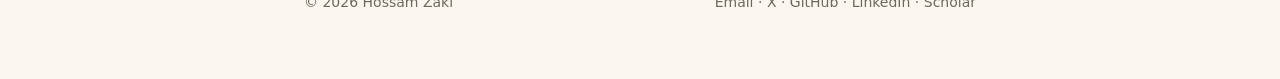
<file: posts/third-year-reflections-part-1.html>
<!DOCTYPE html>
<html lang="en">
<head>
<meta charset="utf-8">
<meta name="viewport" content="width=device-width, initial-scale=1">
<title>Third Year Reflections: Part 1 — Hossam Zaki</title>
<meta name="description" content="A chance encounter at my hometown gym, and what it taught me about the person behind every chart.">
<link rel="icon" href="../assets/favicon.svg" type="image/svg+xml">
<meta property="og:site_name" content="Hossam Zaki">
<meta property="og:type" content="article">
<meta property="og:title" content="Third Year Reflections: Part 1 — Hossam Zaki">
<meta property="og:description" content="A chance encounter at my hometown gym, and what it taught me about the person behind every chart.">
<meta property="og:url" content="https://hossamzaki.com/posts/third-year-reflections-part-1.html">
<meta property="og:image" content="https://hossamzaki.com/assets/og-image.png">
<meta name="twitter:card" content="summary_large_image">
<meta name="twitter:site" content="@hossamzki">
<meta name="twitter:title" content="Third Year Reflections: Part 1 — Hossam Zaki">
<meta name="twitter:description" content="A chance encounter at my hometown gym, and what it taught me about the person behind every chart.">
<meta name="twitter:image" content="https://hossamzaki.com/assets/og-image.png">
<link rel="preconnect" href="https://fonts.googleapis.com">
<link rel="preconnect" href="https://fonts.gstatic.com" crossorigin>
<link href="https://fonts.googleapis.com/css2?family=Newsreader:ital,opsz,wght@0,6..72,400..700;1,6..72,400..700&display=swap" rel="stylesheet">
<link rel="stylesheet" href="../assets/style.css">
</head>
<body>
<header class="site">
  <div class="wrap">
    <a class="brand" href="../index.html">Hossam Zaki</a>
    <nav class="site-nav">
      <a href="../index.html">Home</a>
      <a href="../publications.html">Publications</a>
      <a href="../projects.html">Projects</a>
      <a href="../writing.html" class="active">Writing</a>
      <a href="../now.html">Now</a>
    </nav>
  </div>
</header>
<main>
  <div class="wrap">
    <p><a href="../writing.html">&larr; All writing</a></p>
    <article class="post">
      <h1>Third Year Reflections: Part 1</h1>
      <div class="post-meta">November 27, 2024</div>
<p>It was the day before Thanksgiving. I had just come home after my third day on psychiatry. I'd recently finished my neurology rotation, still recovering from the three long months of internal medicine before that. I decided to head to the local YMCA — the same one I used to go to back in high school. I'd spent countless hours there playing basketball, ping-pong, and swimming with old friends. I figured I might run into someone I knew.</p>
<p>To my surprise, there were maybe five people in the gym that evening. I got my workout in and was heading out when I heard someone call, "Hossam!"</p>
<p>I turned around, and at first, I didn't recognize him. His right eyelid was closed, his head misshapen and slightly turned. I kept talking with him, and mid-sentence, it hit me — I knew exactly who he was.</p>
<p>A few years ago, a friend from school had been in a horrific car accident — one that nearly took his life. I remember seeing it all over social media, donating to the GoFundMe, and feeling that sick pit in my stomach for days. And now, here he was, standing in front of me.</p>
<p>I asked how life was going, how his recovery had been. Thankfully, he told me he'd made a full recovery — nearly 100% back to his old self. He could drive, take care of himself, and he was back at the gym regularly. That's why he was there.</p>
<p>Then he asked what I was up to. I told him I was in medical school, hoping to become a doctor in a year and a half.</p>
<p>What he did next rocked me.</p>
<p>He pulled down the collar of his shirt to reveal a scar on his neck.</p>
<p>"I'm sure you know what this is."</p>
<p>I immediately recognized it — a tracheostomy scar. I nodded and said, "Yeah. I do."</p>
<p>Then he pointed to his abdomen. "I've got another one here from a feeding tube."</p>
<p>I was stunned. I didn't know what to say. I've seen patients with trachs and PEG tubes before — but never walking around in the community. Never in front of me. Never as an old friend.</p>
<p>I congratulated him on his recovery and told him how proud and happy I was to see him. It's not every day you meet someone who was once considered beyond saving — walking, talking, and lifting weights.</p>
<p>He smiled and said, "I'm glad I got to see you at the gym and not at the hospital."</p>
<hr>
<p>As I kept walking down the hallway making my way towards the exit, I felt a heaviness in my chest. We learn about procedures, diseases, and treatment plans through question banks and during rounds. But seeing their aftermath in someone I knew — someone everyone thought wouldn't make it — hit differently. It reminded me that behind all the lab values and CT scans, there's a real person.</p>
<p>In medicine, we sometimes get so bogged down in the details — the sodium is 128, the ejection fraction is 30%, the INR is too high to proceed. We become fluent in a language of lab values, imaging findings, and protocols. We analyze, optimize, and treat. We round on patients like items on a checklist, each with a problem list we aim to tackle before noon.</p>
<p>But somewhere along the way, we forget there's a story behind every number. We forget that the patient with a tracheostomy isn't just a procedure note in the chart — he's someone's childhood friend, someone who once played basketball at the YMCA on summer nights, someone who somehow survived the unimaginable and made it back to the gym.</p>
<p>As a third-year medical student, you transition from studying to practicing — and that shift is massive. You go from doing Anki and flipping through First Aid to suddenly applying those hundreds of pages to real people, with real lives and real consequences. You write notes that actually get read. You suggest plans that actually get implemented. And the stakes feel higher — because they are.</p>
<p>And in that transition, it's easy to hyper-focus on performance: Are my presentations tight enough? Did I interpret that EKG correctly? Am I asking the right questions on history? But this encounter reminded me that medicine isn't just about being right — it's about being present. It's about remembering that those "cases" we read about are people with birthdays, gym memberships, and families who prayed they'd make it out of the ICU alive.</p>
<p>That night, I realized how easy it is to compartmentalize — to separate the clinical from the human. But seeing my friend with that scar, hearing him say "I'm glad I got to see you at the gym and not at the hospital," collapsed that boundary for me.</p>
<p>It brought me back to why I started this path in the first place. Not just to memorize the treatments or pass the boards — but to walk with people through the darkest moments of their lives and hopefully help them come out the other side. To be part of their story, not just their management.</p>
<p>That encounter didn't teach me something new from a medical standpoint. But it taught me something I didn't even know I needed to remember — that healing is more than numbers and notes. Sometimes it's just recognizing the person in front of you.</p>
<p>And sometimes, if you're lucky, you get to see them not as a patient, but as a survivor — alive, standing tall, and lifting weights at the same gym you grew up in.</p>
    </article>
  </div>
</main>
<footer class="site">
  <div class="wrap">
    <div class="row">
      <span>&copy; <span id="year"></span> Hossam Zaki</span>
      <span>
        <a href="mailto:hzaki23@gmail.com">Email</a> &middot;
        <a href="https://x.com/hossamzki">X</a> &middot;
        <a href="https://github.com/hossam-zaki">GitHub</a> &middot;
        <a href="https://www.linkedin.com/in/hossamzaki23">LinkedIn</a> &middot;
        <a href="https://scholar.google.com/citations?user=AaVVYHsAAAAJ&hl=en">Scholar</a>
      </span>
    </div>
  </div>
</footer>
<script>document.getElementById('year').textContent = new Date().getFullYear();</script>
</body>
</html>
</file>
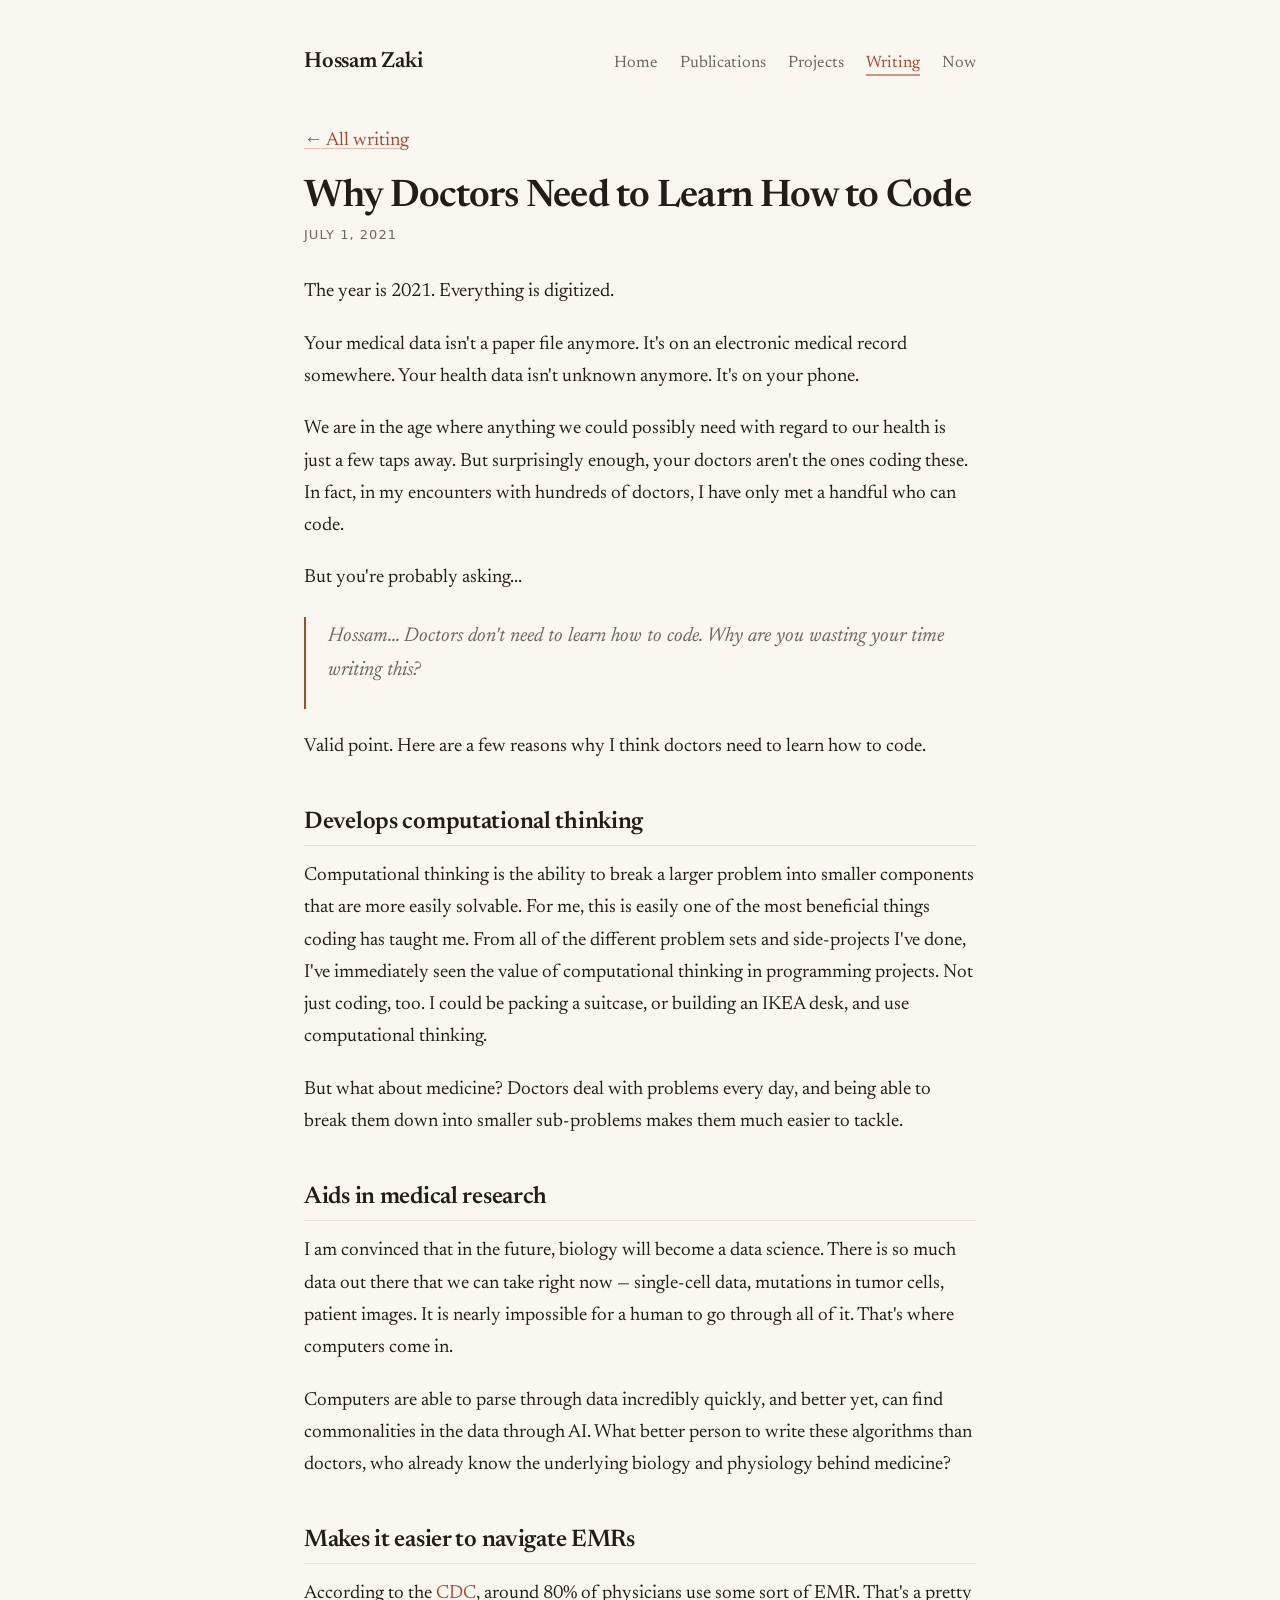
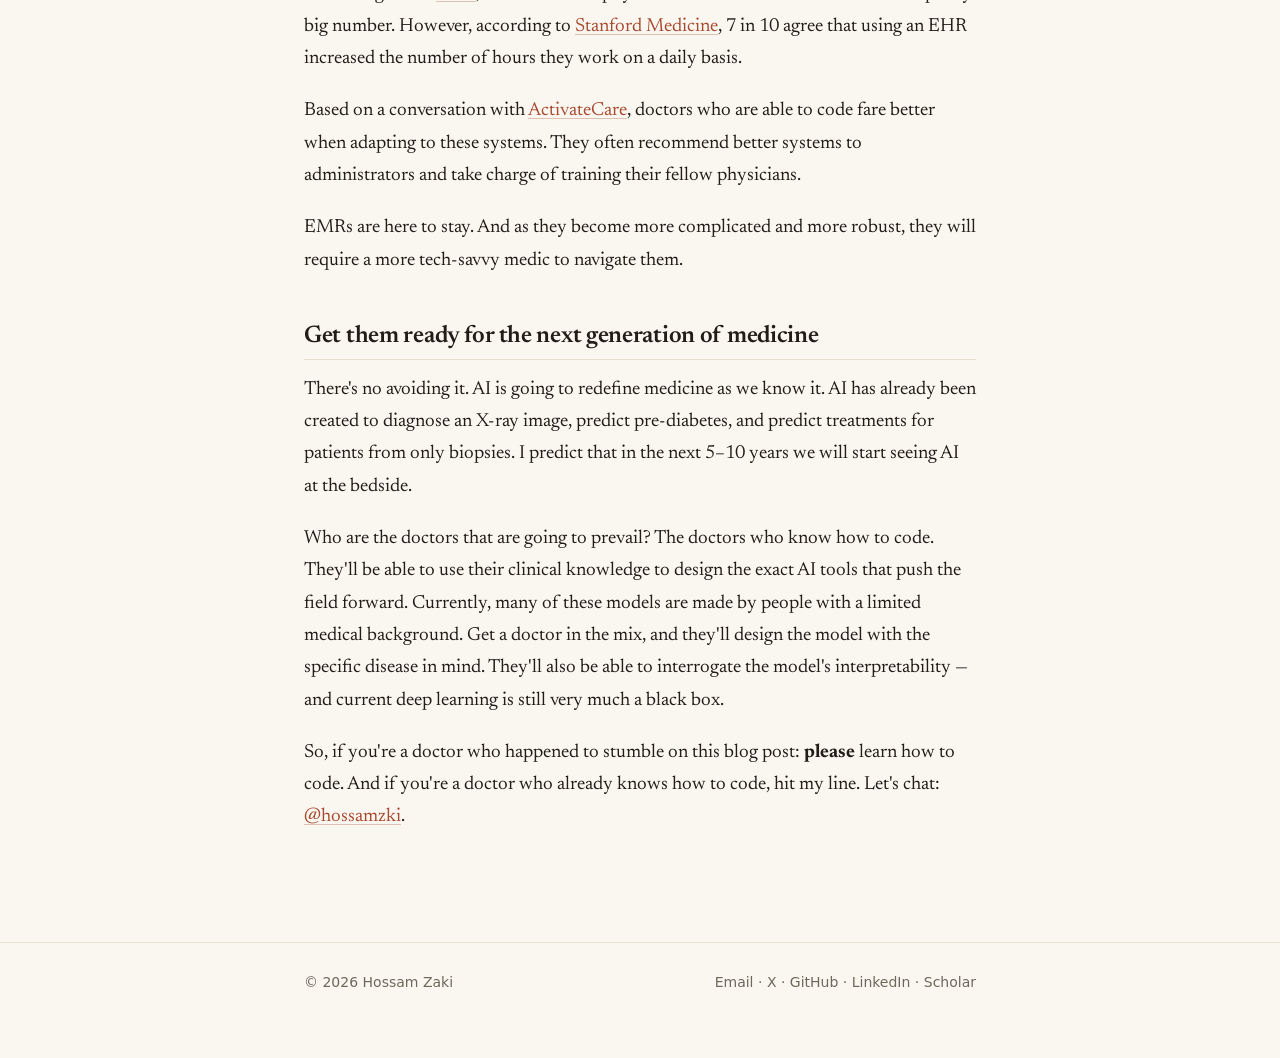
<file: posts/why-doctors-should-code.html>
<!DOCTYPE html>
<html lang="en">
<head>
<meta charset="utf-8">
<meta name="viewport" content="width=device-width, initial-scale=1">
<title>Why Doctors Need to Learn How to Code — Hossam Zaki</title>
<meta name="description" content="Computational thinking, research, EMRs, and getting ready for the next generation of medicine.">
<link rel="icon" href="../assets/favicon.svg" type="image/svg+xml">
<meta property="og:site_name" content="Hossam Zaki">
<meta property="og:type" content="article">
<meta property="og:title" content="Why Doctors Need to Learn How to Code — Hossam Zaki">
<meta property="og:description" content="Computational thinking, research, EMRs, and getting ready for the next generation of medicine.">
<meta property="og:url" content="https://hossamzaki.com/posts/why-doctors-should-code.html">
<meta property="og:image" content="https://hossamzaki.com/assets/og-image.png">
<meta name="twitter:card" content="summary_large_image">
<meta name="twitter:site" content="@hossamzki">
<meta name="twitter:title" content="Why Doctors Need to Learn How to Code — Hossam Zaki">
<meta name="twitter:description" content="Computational thinking, research, EMRs, and getting ready for the next generation of medicine.">
<meta name="twitter:image" content="https://hossamzaki.com/assets/og-image.png">
<link rel="preconnect" href="https://fonts.googleapis.com">
<link rel="preconnect" href="https://fonts.gstatic.com" crossorigin>
<link href="https://fonts.googleapis.com/css2?family=Newsreader:ital,opsz,wght@0,6..72,400..700;1,6..72,400..700&display=swap" rel="stylesheet">
<link rel="stylesheet" href="../assets/style.css">
</head>
<body>
<header class="site">
  <div class="wrap">
    <a class="brand" href="../index.html">Hossam Zaki</a>
    <nav class="site-nav">
      <a href="../index.html">Home</a>
      <a href="../publications.html">Publications</a>
      <a href="../projects.html">Projects</a>
      <a href="../writing.html" class="active">Writing</a>
      <a href="../now.html">Now</a>
    </nav>
  </div>
</header>
<main>
  <div class="wrap">
    <p><a href="../writing.html">&larr; All writing</a></p>
    <article class="post">
      <h1>Why Doctors Need to Learn How to Code</h1>
      <div class="post-meta">July 1, 2021</div>
<p>The year is 2021. Everything is digitized.</p>
<p>Your medical data isn't a paper file anymore. It's on an electronic medical record somewhere. Your health data isn't unknown anymore. It's on your phone.</p>
<p>We are in the age where anything we could possibly need with regard to our health is just a few taps away. But surprisingly enough, your doctors aren't the ones coding these. In fact, in my encounters with hundreds of doctors, I have only met a handful who can code.</p>
<p>But you're probably asking...</p>
<blockquote><p>Hossam... Doctors don't need to learn how to code. Why are you wasting your time writing this?</p></blockquote>
<p>Valid point. Here are a few reasons why I think doctors need to learn how to code.</p>
<h2>Develops computational thinking</h2>
<p>Computational thinking is the ability to break a larger problem into smaller components that are more easily solvable. For me, this is easily one of the most beneficial things coding has taught me. From all of the different problem sets and side-projects I've done, I've immediately seen the value of computational thinking in programming projects. Not just coding, too. I could be packing a suitcase, or building an IKEA desk, and use computational thinking.</p>
<p>But what about medicine? Doctors deal with problems every day, and being able to break them down into smaller sub-problems makes them much easier to tackle.</p>
<h2>Aids in medical research</h2>
<p>I am convinced that in the future, biology will become a data science. There is so much data out there that we can take right now — single-cell data, mutations in tumor cells, patient images. It is nearly impossible for a human to go through all of it. That's where computers come in.</p>
<p>Computers are able to parse through data incredibly quickly, and better yet, can find commonalities in the data through AI. What better person to write these algorithms than doctors, who already know the underlying biology and physiology behind medicine?</p>
<h2>Makes it easier to navigate EMRs</h2>
<p>According to the <a href="https://www.cdc.gov/nchs/fastats/electronic-medical-records.htm">CDC</a>, around 80% of physicians use some sort of EMR. That's a pretty big number. However, according to <a href="https://med.stanford.edu/ehr/electronic-health-records-poll-results.html">Stanford Medicine</a>, 7 in 10 agree that using an EHR increased the number of hours they work on a daily basis.</p>
<p>Based on a conversation with <a href="https://www.activatecare.com/">ActivateCare</a>, doctors who are able to code fare better when adapting to these systems. They often recommend better systems to administrators and take charge of training their fellow physicians.</p>
<p>EMRs are here to stay. And as they become more complicated and more robust, they will require a more tech-savvy medic to navigate them.</p>
<h2>Get them ready for the next generation of medicine</h2>
<p>There's no avoiding it. AI is going to redefine medicine as we know it. AI has already been created to diagnose an X-ray image, predict pre-diabetes, and predict treatments for patients from only biopsies. I predict that in the next 5–10 years we will start seeing AI at the bedside.</p>
<p>Who are the doctors that are going to prevail? The doctors who know how to code. They'll be able to use their clinical knowledge to design the exact AI tools that push the field forward. Currently, many of these models are made by people with a limited medical background. Get a doctor in the mix, and they'll design the model with the specific disease in mind. They'll also be able to interrogate the model's interpretability — and current deep learning is still very much a black box.</p>
<p>So, if you're a doctor who happened to stumble on this blog post: <strong>please</strong> learn how to code. And if you're a doctor who already knows how to code, hit my line. Let's chat: <a href="https://x.com/hossamzki">@hossamzki</a>.</p>
    </article>
  </div>
</main>
<footer class="site">
  <div class="wrap">
    <div class="row">
      <span>&copy; <span id="year"></span> Hossam Zaki</span>
      <span>
        <a href="mailto:hzaki23@gmail.com">Email</a> &middot;
        <a href="https://x.com/hossamzki">X</a> &middot;
        <a href="https://github.com/hossam-zaki">GitHub</a> &middot;
        <a href="https://www.linkedin.com/in/hossamzaki23">LinkedIn</a> &middot;
        <a href="https://scholar.google.com/citations?user=AaVVYHsAAAAJ&hl=en">Scholar</a>
      </span>
    </div>
  </div>
</footer>
<script>document.getElementById('year').textContent = new Date().getFullYear();</script>
</body>
</html>
</file>
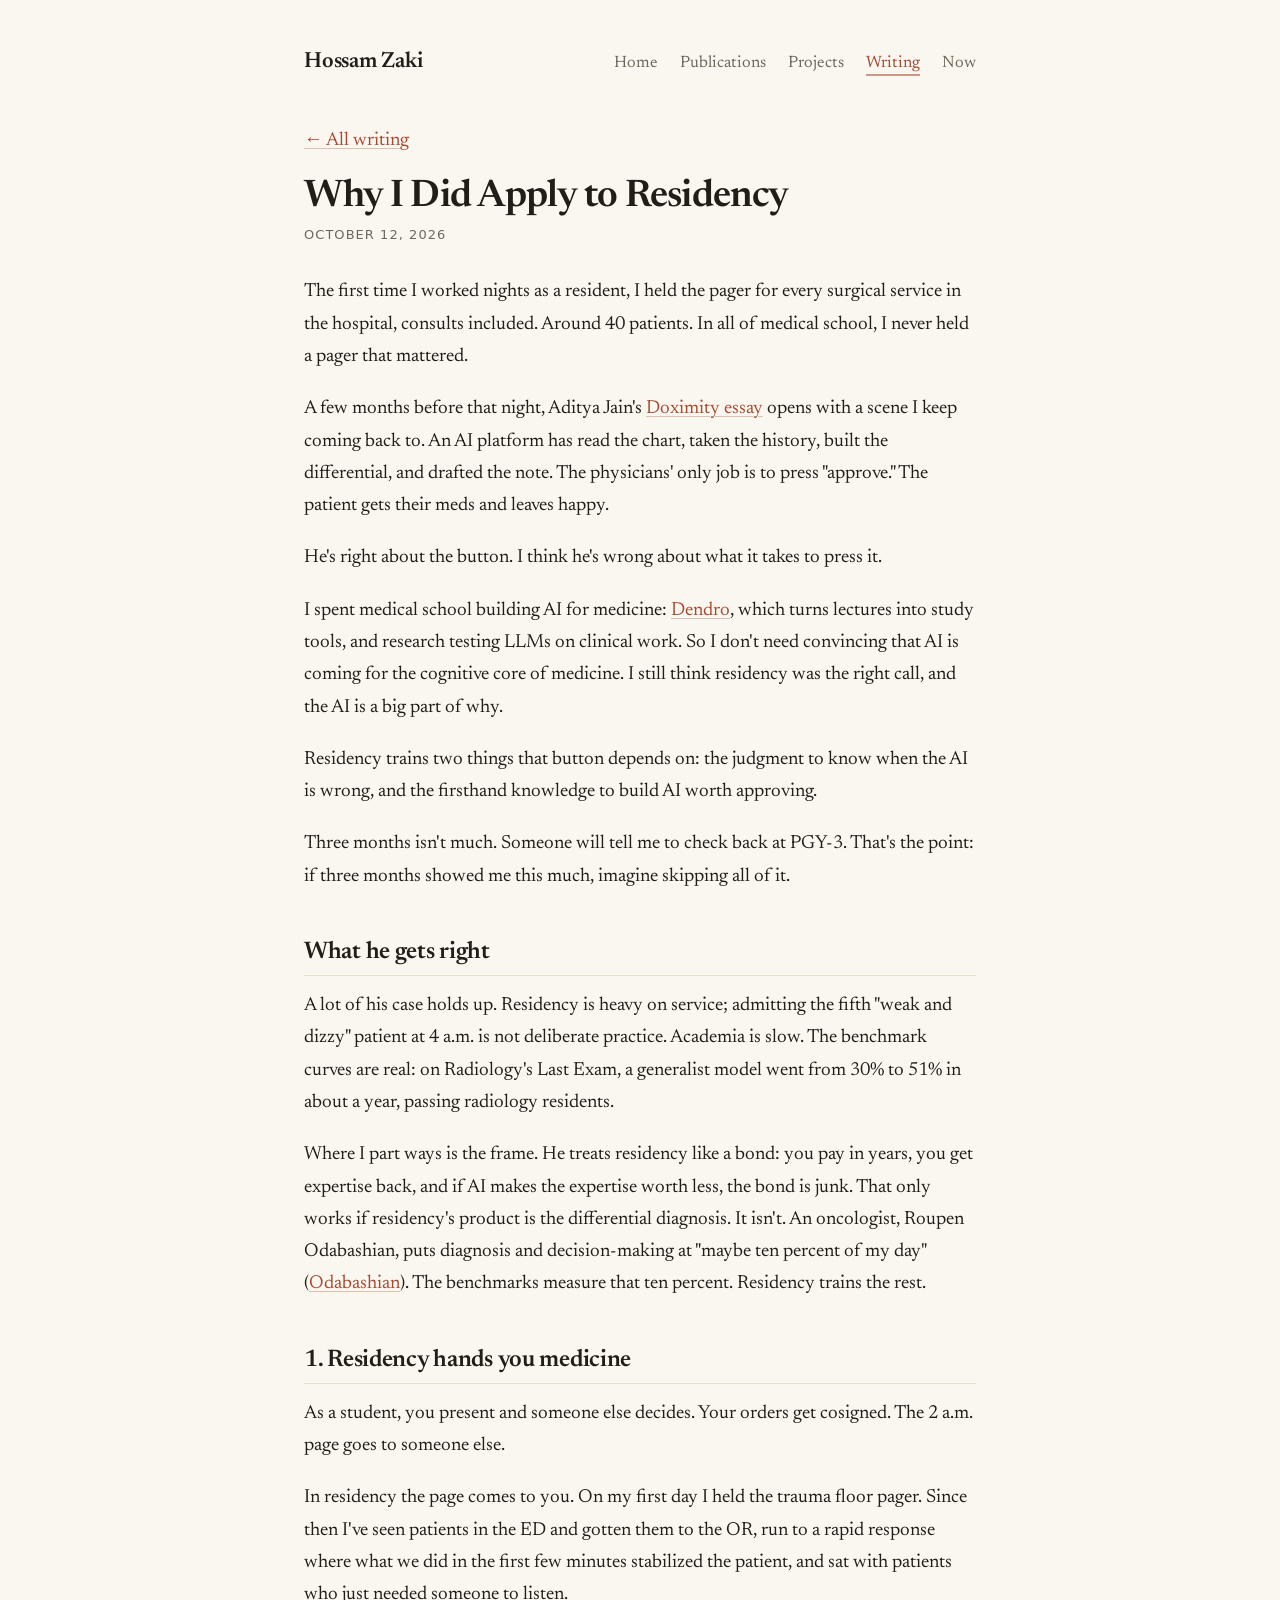
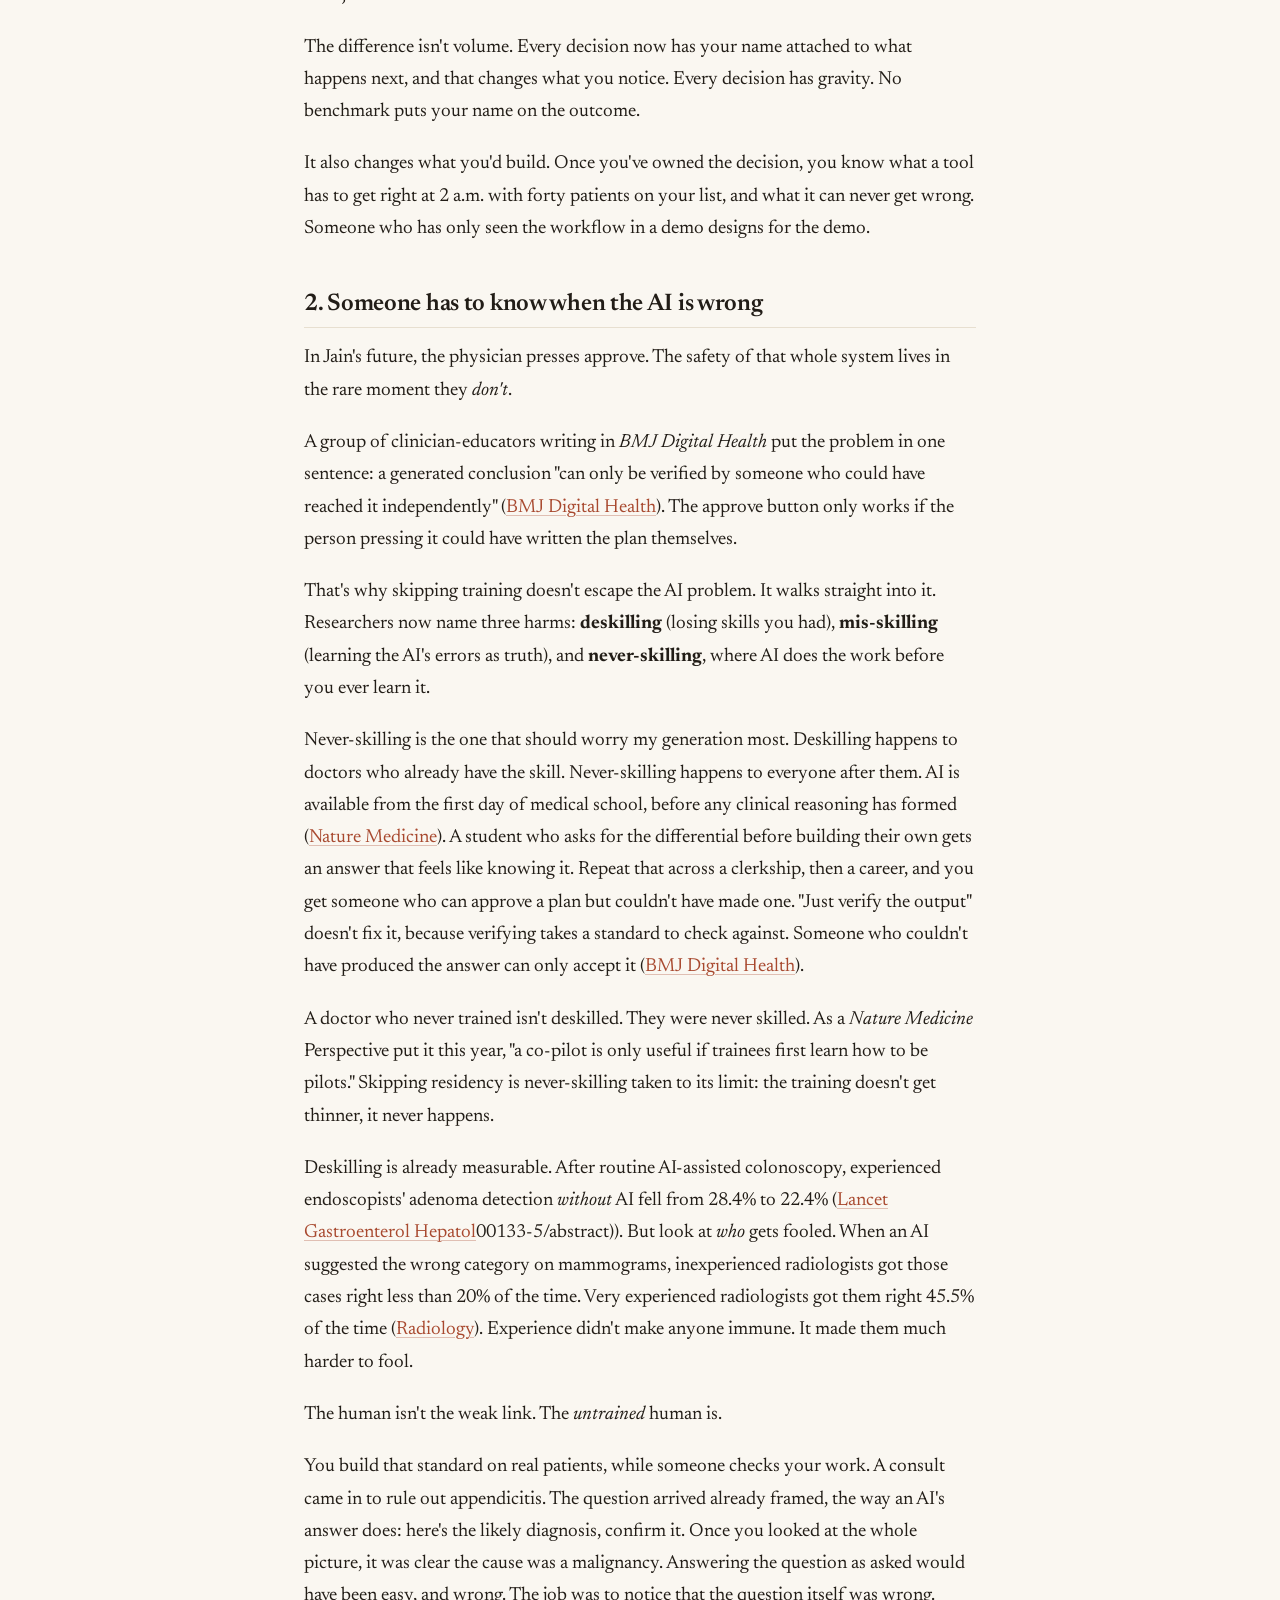
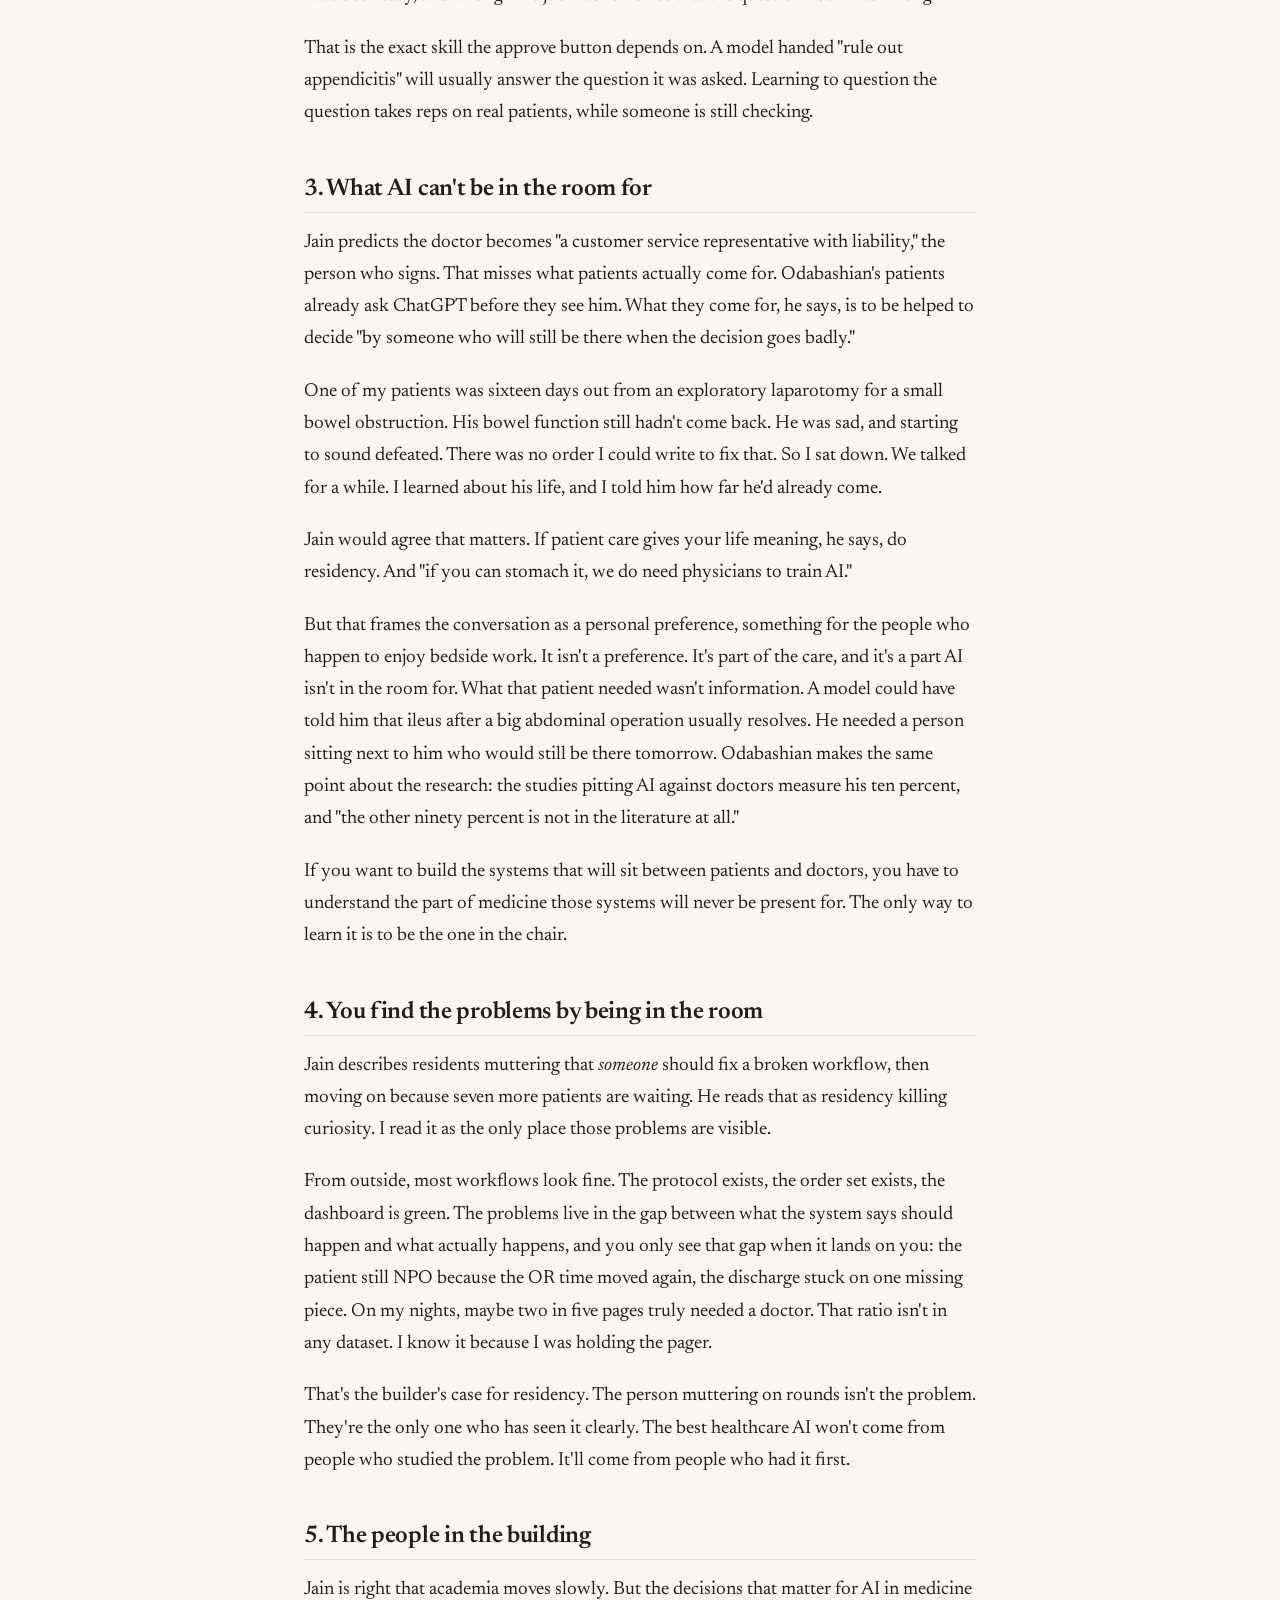
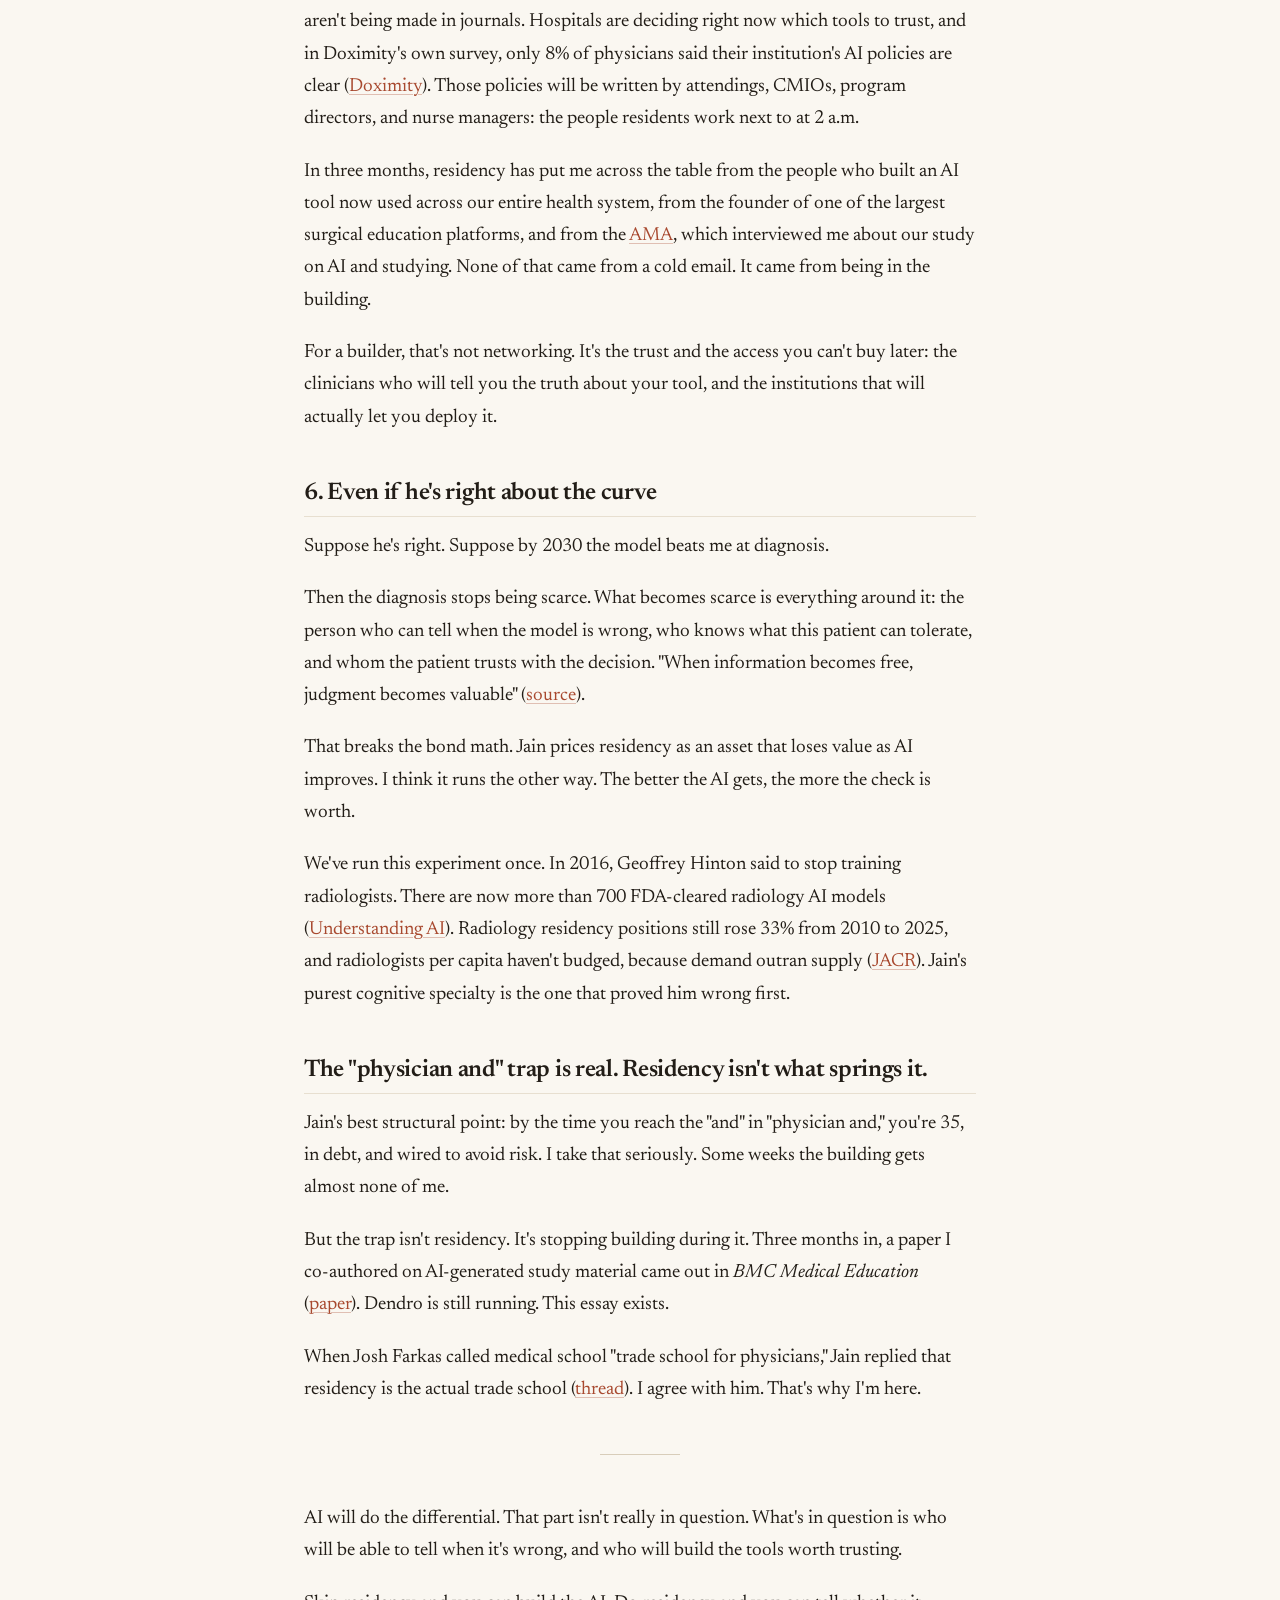
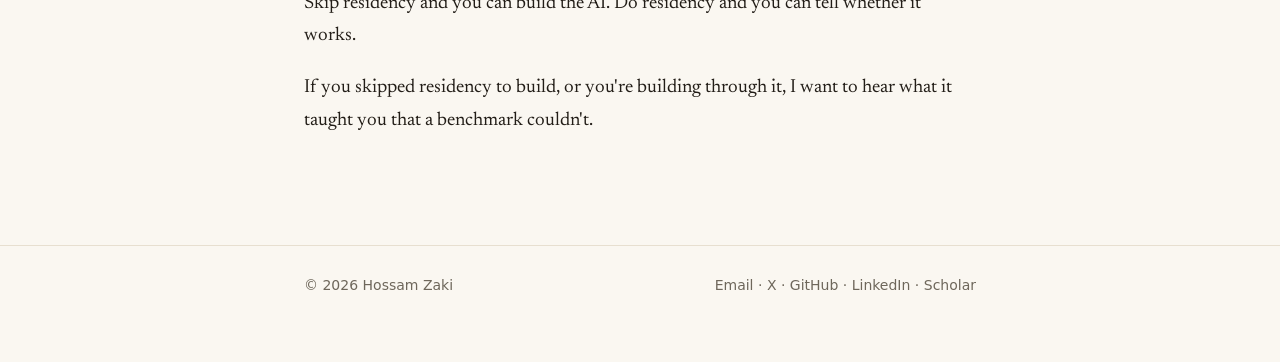
<file: posts/why-i-did-apply-to-residency.html>
<!DOCTYPE html>
<html lang="en">
<head>
<meta charset="utf-8">
<meta name="viewport" content="width=device-width, initial-scale=1">
<title>Why I Did Apply to Residency — Hossam Zaki</title>
<meta name="description" content="A reply to &quot;Why I Didn&#x27;t Apply to Residency,&quot; from three months inside one.">
<link rel="icon" href="../assets/favicon.svg" type="image/svg+xml">
<meta property="og:site_name" content="Hossam Zaki">
<meta property="og:type" content="article">
<meta property="og:title" content="Why I Did Apply to Residency — Hossam Zaki">
<meta property="og:description" content="A reply to &quot;Why I Didn&#x27;t Apply to Residency,&quot; from three months inside one.">
<meta property="og:url" content="https://hossamzaki.com/posts/why-i-did-apply-to-residency.html">
<meta property="og:image" content="https://hossamzaki.com/assets/og-image.png">
<meta name="twitter:card" content="summary_large_image">
<meta name="twitter:site" content="@hossamzki">
<meta name="twitter:title" content="Why I Did Apply to Residency — Hossam Zaki">
<meta name="twitter:description" content="A reply to &quot;Why I Didn&#x27;t Apply to Residency,&quot; from three months inside one.">
<meta name="twitter:image" content="https://hossamzaki.com/assets/og-image.png">
<link rel="preconnect" href="https://fonts.googleapis.com">
<link rel="preconnect" href="https://fonts.gstatic.com" crossorigin>
<link href="https://fonts.googleapis.com/css2?family=Newsreader:ital,opsz,wght@0,6..72,400..700;1,6..72,400..700&display=swap" rel="stylesheet">
<link rel="stylesheet" href="../assets/style.css">
</head>
<body>
<header class="site">
  <div class="wrap">
    <a class="brand" href="../index.html">Hossam Zaki</a>
    <nav class="site-nav">
      <a href="../index.html">Home</a>
      <a href="../publications.html">Publications</a>
      <a href="../projects.html">Projects</a>
      <a href="../writing.html" class="active">Writing</a>
      <a href="../now.html">Now</a>
    </nav>
  </div>
</header>
<main>
  <div class="wrap">
    <p><a href="../writing.html">&larr; All writing</a></p>
    <article class="post">
      <h1>Why I Did Apply to Residency</h1>
      <div class="post-meta">October 12, 2026</div>
<p>The first time I worked nights as a resident, I held the pager for every surgical service in the hospital, consults included. Around 40 patients. In all of medical school, I never held a pager that mattered.</p>
<p>A few months before that night, Aditya Jain's <a href="https://opmed.doximity.com/articles/why-i-didn-t-apply-to-residency-and-what-i-m-doing-instead">Doximity essay</a> opens with a scene I keep coming back to. An AI platform has read the chart, taken the history, built the differential, and drafted the note. The physicians' only job is to press "approve." The patient gets their meds and leaves happy.</p>
<p>He's right about the button. I think he's wrong about what it takes to press it.</p>
<p>I spent medical school building AI for medicine: <a href="../projects.html">Dendro</a>, which turns lectures into study tools, and research testing LLMs on clinical work. So I don't need convincing that AI is coming for the cognitive core of medicine. I still think residency was the right call, and the AI is a big part of why.</p>
<p>Residency trains two things that button depends on: the judgment to know when the AI is wrong, and the firsthand knowledge to build AI worth approving.</p>
<p>Three months isn't much. Someone will tell me to check back at PGY-3. That's the point: if three months showed me this much, imagine skipping all of it.</p>
<h2>What he gets right</h2>
<p>A lot of his case holds up. Residency is heavy on service; admitting the fifth "weak and dizzy" patient at 4 a.m. is not deliberate practice. Academia is slow. The benchmark curves are real: on Radiology's Last Exam, a generalist model went from 30% to 51% in about a year, passing radiology residents.</p>
<p>Where I part ways is the frame. He treats residency like a bond: you pay in years, you get expertise back, and if AI makes the expertise worth less, the bond is junk. That only works if residency's product is the differential diagnosis. It isn't. An oncologist, Roupen Odabashian, puts diagnosis and decision-making at "maybe ten percent of my day" (<a href="https://x.com/RoupenMD/status/2089920701272920192">Odabashian</a>). The benchmarks measure that ten percent. Residency trains the rest.</p>
<h2>1. Residency hands you medicine</h2>
<p>As a student, you present and someone else decides. Your orders get cosigned. The 2 a.m. page goes to someone else.</p>
<p>In residency the page comes to you. On my first day I held the trauma floor pager. Since then I've seen patients in the ED and gotten them to the OR, run to a rapid response where what we did in the first few minutes stabilized the patient, and sat with patients who just needed someone to listen.</p>
<p>The difference isn't volume. Every decision now has your name attached to what happens next, and that changes what you notice. Every decision has gravity. No benchmark puts your name on the outcome.</p>
<p>It also changes what you'd build. Once you've owned the decision, you know what a tool has to get right at 2 a.m. with forty patients on your list, and what it can never get wrong. Someone who has only seen the workflow in a demo designs for the demo.</p>
<h2>2. Someone has to know when the AI is wrong</h2>
<p>In Jain's future, the physician presses approve. The safety of that whole system lives in the rare moment they <em>don't</em>.</p>
<p>A group of clinician-educators writing in <em>BMJ Digital Health</em> put the problem in one sentence: a generated conclusion "can only be verified by someone who could have reached it independently" (<a href="https://bmjdigitalhealth.bmj.com/content/2/1/e000056">BMJ Digital Health</a>). The approve button only works if the person pressing it could have written the plan themselves.</p>
<p>That's why skipping training doesn't escape the AI problem. It walks straight into it. Researchers now name three harms: <strong>deskilling</strong> (losing skills you had), <strong>mis-skilling</strong> (learning the AI's errors as truth), and <strong>never-skilling</strong>, where AI does the work before you ever learn it.</p>
<p>Never-skilling is the one that should worry my generation most. Deskilling happens to doctors who already have the skill. Never-skilling happens to everyone after them. AI is available from the first day of medical school, before any clinical reasoning has formed (<a href="https://www.nature.com/articles/s41591-026-04438-y">Nature Medicine</a>). A student who asks for the differential before building their own gets an answer that feels like knowing it. Repeat that across a clerkship, then a career, and you get someone who can approve a plan but couldn't have made one. "Just verify the output" doesn't fix it, because verifying takes a standard to check against. Someone who couldn't have produced the answer can only accept it (<a href="https://bmjdigitalhealth.bmj.com/content/2/1/e000056">BMJ Digital Health</a>).</p>
<p>A doctor who never trained isn't deskilled. They were never skilled. As a <em>Nature Medicine</em> Perspective put it this year, "a co-pilot is only useful if trainees first learn how to be pilots." Skipping residency is never-skilling taken to its limit: the training doesn't get thinner, it never happens.</p>
<p>Deskilling is already measurable. After routine AI-assisted colonoscopy, experienced endoscopists' adenoma detection <em>without</em> AI fell from 28.4% to 22.4% (<a href="https://www.thelancet.com/journals/langas/article/PIIS2468-1253(25">Lancet Gastroenterol Hepatol</a>00133-5/abstract)). But look at <em>who</em> gets fooled. When an AI suggested the wrong category on mammograms, inexperienced radiologists got those cases right less than 20% of the time. Very experienced radiologists got them right 45.5% of the time (<a href="https://pubs.rsna.org/doi/full/10.1148/radiol.222176">Radiology</a>). Experience didn't make anyone immune. It made them much harder to fool.</p>
<p>The human isn't the weak link. The <em>untrained</em> human is.</p>
<p>You build that standard on real patients, while someone checks your work. A consult came in to rule out appendicitis. The question arrived already framed, the way an AI's answer does: here's the likely diagnosis, confirm it. Once you looked at the whole picture, it was clear the cause was a malignancy. Answering the question as asked would have been easy, and wrong. The job was to notice that the question itself was wrong.</p>
<p>That is the exact skill the approve button depends on. A model handed "rule out appendicitis" will usually answer the question it was asked. Learning to question the question takes reps on real patients, while someone is still checking.</p>
<h2>3. What AI can't be in the room for</h2>
<p>Jain predicts the doctor becomes "a customer service representative with liability," the person who signs. That misses what patients actually come for. Odabashian's patients already ask ChatGPT before they see him. What they come for, he says, is to be helped to decide "by someone who will still be there when the decision goes badly."</p>
<p>One of my patients was sixteen days out from an exploratory laparotomy for a small bowel obstruction. His bowel function still hadn't come back. He was sad, and starting to sound defeated. There was no order I could write to fix that. So I sat down. We talked for a while. I learned about his life, and I told him how far he'd already come.</p>
<p>Jain would agree that matters. If patient care gives your life meaning, he says, do residency. And "if you can stomach it, we do need physicians to train AI."</p>
<p>But that frames the conversation as a personal preference, something for the people who happen to enjoy bedside work. It isn't a preference. It's part of the care, and it's a part AI isn't in the room for. What that patient needed wasn't information. A model could have told him that ileus after a big abdominal operation usually resolves. He needed a person sitting next to him who would still be there tomorrow. Odabashian makes the same point about the research: the studies pitting AI against doctors measure his ten percent, and "the other ninety percent is not in the literature at all."</p>
<p>If you want to build the systems that will sit between patients and doctors, you have to understand the part of medicine those systems will never be present for. The only way to learn it is to be the one in the chair.</p>
<h2>4. You find the problems by being in the room</h2>
<p>Jain describes residents muttering that <em>someone</em> should fix a broken workflow, then moving on because seven more patients are waiting. He reads that as residency killing curiosity. I read it as the only place those problems are visible.</p>
<p>From outside, most workflows look fine. The protocol exists, the order set exists, the dashboard is green. The problems live in the gap between what the system says should happen and what actually happens, and you only see that gap when it lands on you: the patient still NPO because the OR time moved again, the discharge stuck on one missing piece. On my nights, maybe two in five pages truly needed a doctor. That ratio isn't in any dataset. I know it because I was holding the pager.</p>
<p>That's the builder's case for residency. The person muttering on rounds isn't the problem. They're the only one who has seen it clearly. The best healthcare AI won't come from people who studied the problem. It'll come from people who had it first.</p>
<h2>5. The people in the building</h2>
<p>Jain is right that academia moves slowly. But the decisions that matter for AI in medicine aren't being made in journals. Hospitals are deciding right now which tools to trust, and in Doximity's own survey, only 8% of physicians said their institution's AI policies are clear (<a href="https://www.doximity.com/reports/state-of-ai-medicine-report/2026">Doximity</a>). Those policies will be written by attendings, CMIOs, program directors, and nurse managers: the people residents work next to at 2 a.m.</p>
<p>In three months, residency has put me across the table from the people who built an AI tool now used across our entire health system, from the founder of one of the largest surgical education platforms, and from the <a href="https://www.ama-assn.org/medical-students/succeed-medical-school/using-ai-study-medical-students-should-know-do-s-and-don-ts">AMA</a>, which interviewed me about our study on AI and studying. None of that came from a cold email. It came from being in the building.</p>
<p>For a builder, that's not networking. It's the trust and the access you can't buy later: the clinicians who will tell you the truth about your tool, and the institutions that will actually let you deploy it.</p>
<h2>6. Even if he's right about the curve</h2>
<p>Suppose he's right. Suppose by 2030 the model beats me at diagnosis.</p>
<p>Then the diagnosis stops being scarce. What becomes scarce is everything around it: the person who can tell when the model is wrong, who knows what this patient can tolerate, and whom the patient trusts with the decision. "When information becomes free, judgment becomes valuable" (<a href="https://x.com/operationdanish/status/2053114602720735469">source</a>).</p>
<p>That breaks the bond math. Jain prices residency as an asset that loses value as AI improves. I think it runs the other way. The better the AI gets, the more the check is worth.</p>
<p>We've run this experiment once. In 2016, Geoffrey Hinton said to stop training radiologists. There are now more than 700 FDA-cleared radiology AI models (<a href="https://www.understandingai.org/p/ai-isnt-replacing-radiologists">Understanding AI</a>). Radiology residency positions still rose 33% from 2010 to 2025, and radiologists per capita haven't budged, because demand outran supply (<a href="https://pubmed.ncbi.nlm.nih.gov/41967657/">JACR</a>). Jain's purest cognitive specialty is the one that proved him wrong first.</p>
<h2>The "physician and" trap is real. Residency isn't what springs it.</h2>
<p>Jain's best structural point: by the time you reach the "and" in "physician and," you're 35, in debt, and wired to avoid risk. I take that seriously. Some weeks the building gets almost none of me.</p>
<p>But the trap isn't residency. It's stopping building during it. Three months in, a paper I co-authored on AI-generated study material came out in <em>BMC Medical Education</em> (<a href="https://doi.org/10.1186/s12909-026-09975-1">paper</a>). Dendro is still running. This essay exists.</p>
<p>When Josh Farkas called medical school "trade school for physicians," Jain replied that residency is the actual trade school (<a href="https://x.com/PulmCrit/status/2034236973615870289">thread</a>). I agree with him. That's why I'm here.</p>
<hr>
<p>AI will do the differential. That part isn't really in question. What's in question is who will be able to tell when it's wrong, and who will build the tools worth trusting.</p>
<p>Skip residency and you can build the AI. Do residency and you can tell whether it works.</p>
<p>If you skipped residency to build, or you're building through it, I want to hear what it taught you that a benchmark couldn't.</p>
    </article>
  </div>
</main>
<footer class="site">
  <div class="wrap">
    <div class="row">
      <span>&copy; <span id="year"></span> Hossam Zaki</span>
      <span>
        <a href="mailto:hzaki23@gmail.com">Email</a> &middot;
        <a href="https://x.com/hossamzki">X</a> &middot;
        <a href="https://github.com/hossam-zaki">GitHub</a> &middot;
        <a href="https://www.linkedin.com/in/hossamzaki23">LinkedIn</a> &middot;
        <a href="https://scholar.google.com/citations?user=AaVVYHsAAAAJ&hl=en">Scholar</a>
      </span>
    </div>
  </div>
</footer>
<script>document.getElementById('year').textContent = new Date().getFullYear();</script>
</body>
</html>
</file>
<file: assets/style.css>
/* ===========================================================
   Hossam Zaki — personal site
   Warm editorial minimal. One stylesheet for the whole site.
   Edit the variables below to retheme everything at once.
   Dark mode follows the system automatically.
   =========================================================== */

:root {
  color-scheme: light dark;

  /* light (default) */
  --bg:          #faf7f1;   /* warm off-white */
  --bg-soft:     #f1ebdf;   /* subtle panels, code */
  --card:        #fffefb;   /* card surfaces */
  --text:        #221d17;   /* near-black, warm */
  --muted:       #6e675b;   /* secondary text */
  --line:        #e7dfd0;   /* hairline borders */
  --line-strong: #d8cdba;
  --accent:      #a8492f;   /* burnt sienna */
  --accent-hov:  #8a3a24;

  --max:    720px;          /* content column width */
  --radius: 12px;
  --serif:  "Newsreader", Georgia, "Times New Roman", serif;
  --sans:   ui-sans-serif, system-ui, -apple-system, "Segoe UI", sans-serif;
}

@media (prefers-color-scheme: dark) {
  :root {
    --bg:          #171310;   /* warm near-black */
    --bg-soft:     #221c17;
    --card:        #1e1914;
    --text:        #ece5d8;
    --muted:       #a19683;
    --line:        #322a22;
    --line-strong: #443a2f;
    --accent:      #d97e5d;   /* sienna, lifted for dark */
    --accent-hov:  #e69377;
  }
}

* { box-sizing: border-box; }

html {
  -webkit-text-size-adjust: 100%;
  scroll-behavior: smooth;
}

body {
  margin: 0;
  background: var(--bg);
  color: var(--text);
  font-family: var(--serif);
  font-size: 19px;
  line-height: 1.7;
  font-weight: 400;
  -webkit-font-smoothing: antialiased;
  text-rendering: optimizeLegibility;
  font-optical-sizing: auto;
}

::selection {
  background: color-mix(in srgb, var(--accent) 22%, var(--bg));
}

:focus-visible {
  outline: 2px solid var(--accent);
  outline-offset: 3px;
  border-radius: 2px;
}

.wrap {
  max-width: var(--max);
  margin: 0 auto;
  padding: 0 24px;
}

/* ---------- Header / nav ---------- */
header.site {
  padding: 44px 0 10px;
}
header.site .wrap {
  display: flex;
  flex-wrap: wrap;
  align-items: baseline;
  justify-content: space-between;
  gap: 10px 24px;
}
.brand {
  font-size: 22px;
  font-weight: 600;
  letter-spacing: -0.01em;
  color: var(--text);
  text-decoration: none;
  transition: color .15s ease;
}
.brand:hover { color: var(--accent); }
nav.site-nav {
  display: flex;
  flex-wrap: wrap;
  gap: 4px 22px;
  font-size: 16.5px;
}
nav.site-nav a {
  color: var(--muted);
  text-decoration: none;
  padding: 2px 0;
  transition: color .15s ease;
}
nav.site-nav a:hover { color: var(--text); }
nav.site-nav a.active {
  color: var(--accent);
  text-decoration: underline;
  text-decoration-thickness: 1.5px;
  text-underline-offset: 7px;
  text-decoration-color: color-mix(in srgb, var(--accent) 55%, transparent);
}

/* ---------- Layout rhythm ---------- */
main { padding: 34px 0 88px; }

section { margin: 0 0 56px; }
section:last-child { margin-bottom: 0; }

/* ---------- Type ---------- */
h1 {
  font-size: clamp(30px, 5.5vw, 38px);
  font-weight: 600;
  letter-spacing: -0.02em;
  line-height: 1.12;
  margin: 0 0 10px;
  text-wrap: balance;
}
h2 {
  font-size: 24px;
  font-weight: 600;
  letter-spacing: -0.012em;
  line-height: 1.25;
  margin: 44px 0 14px;
  padding-bottom: 8px;
  border-bottom: 1px solid var(--line);
  text-wrap: balance;
}
h3 {
  font-size: 19.5px;
  font-weight: 600;
  line-height: 1.3;
  margin: 28px 0 6px;
}
p { margin: 0 0 18px; }
p:last-child { margin-bottom: 0; }

.lede {
  font-size: 21.5px;
  line-height: 1.62;
  color: var(--text);
}

a {
  color: var(--accent);
  text-decoration: underline;
  text-decoration-thickness: 1px;
  text-underline-offset: 3px;
  text-decoration-color: color-mix(in srgb, var(--accent) 32%, transparent);
  transition: color .15s ease, text-decoration-color .15s ease;
}
a:hover {
  color: var(--accent-hov);
  text-decoration-color: var(--accent-hov);
}

.subtle { color: var(--muted); }
small, .small { font-size: 15px; }

hr {
  border: 0;
  border-top: 1px solid var(--line-strong);
  width: 80px;
  margin: 48px auto;
}

ul, ol { padding-left: 26px; margin: 0 0 18px; }
li { margin-bottom: 6px; }

/* ---------- Eyebrow / tags ---------- */
.eyebrow {
  font-family: var(--sans);
  text-transform: uppercase;
  letter-spacing: 0.14em;
  font-size: 12px;
  font-weight: 600;
  color: var(--accent);
  margin: 0 0 10px;
}
.tags { display: flex; flex-wrap: wrap; gap: 8px; margin: 12px 0 0; }
.tag {
  font-family: var(--sans);
  font-size: 12.5px;
  font-weight: 500;
  letter-spacing: 0.01em;
  color: var(--muted);
  background: var(--bg-soft);
  border: 1px solid var(--line);
  border-radius: 999px;
  padding: 3px 12px;
}

/* ---------- Hero with headshot ---------- */
.hero { display: flex; gap: 34px; align-items: flex-start; margin-bottom: 20px; }
.hero .hero-text { flex: 1; min-width: 0; }
.headshot {
  width: 152px;
  height: 152px;
  object-fit: cover;
  border-radius: 50%;
  border: 1px solid var(--line);
  box-shadow: 0 0 0 6px var(--bg-soft);
  flex-shrink: 0;
  margin-top: 6px;
}
@media (max-width: 560px) {
  .hero { flex-direction: column; gap: 22px; }
  .headshot { width: 112px; height: 112px; }
}

/* ---------- Now page photo ---------- */
.now-photo {
  width: 240px;
  max-width: 100%;
  border-radius: var(--radius);
  border: 1px solid var(--line);
  object-fit: cover;
}
.signoff { margin-top: 20px; }
.signoff .name { font-weight: 600; }
.signoff .loc { color: var(--muted); font-style: italic; }

/* ---------- Cards (projects) ---------- */
.card {
  border: 1px solid var(--line);
  border-radius: var(--radius);
  padding: 24px 26px;
  margin: 0 0 20px;
  background: var(--card);
  transition: border-color .18s ease, box-shadow .18s ease,
              transform .18s ease;
}
.card:hover {
  border-color: color-mix(in srgb, var(--accent) 30%, var(--line));
  box-shadow: 0 2px 14px color-mix(in srgb, var(--text) 6%, transparent);
  transform: translateY(-1px);
}
.card h3 { margin-top: 0; }
.card .meta {
  font-family: var(--sans);
  font-size: 12.5px;
  font-weight: 500;
  text-transform: uppercase;
  letter-spacing: 0.08em;
  color: var(--muted);
  margin-bottom: 10px;
}

/* ---------- Publications ---------- */
.pub-group { margin-bottom: 34px; }
.pub {
  padding: 15px 0;
  border-bottom: 1px solid var(--line);
}
.pub:last-child { border-bottom: 0; }
.pub .title { font-weight: 600; line-height: 1.45; }
.pub .venue {
  font-family: var(--sans);
  font-size: 14px;
  color: var(--muted);
  margin-top: 3px;
}
.pub .links {
  font-family: var(--sans);
  font-size: 13px;
  margin-top: 5px;
}
.pub .links a { text-underline-offset: 2px; }

/* ---------- Awards / honors list ---------- */
.awards { list-style: none; padding: 0; margin: 0; }
.awards li {
  padding: 11px 0;
  margin: 0;
  border-bottom: 1px solid var(--line);
  display: flex;
  justify-content: space-between;
  align-items: baseline;
  gap: 18px;
}
.awards li:last-child { border-bottom: 0; }
.awards .yr {
  font-family: var(--sans);
  font-size: 13.5px;
  color: var(--muted);
  white-space: nowrap;
  font-variant-numeric: tabular-nums;
}

/* ---------- Stat row ---------- */
.stats {
  display: flex;
  flex-wrap: wrap;
  gap: 30px;
  font-family: var(--sans);
  margin: 20px 0 8px;
}
.stats .n { font-size: 27px; font-weight: 700; color: var(--text); }
.stats .l {
  font-size: 12.5px;
  color: var(--muted);
  text-transform: uppercase;
  letter-spacing: 0.08em;
}

/* ---------- Post list (blog) ---------- */
.post-list { list-style: none; padding: 0; margin: 0; }
.post-list li {
  padding: 20px 0;
  margin: 0;
  border-bottom: 1px solid var(--line);
}
.post-list li:last-child { border-bottom: 0; }
.post-list .date {
  font-family: var(--sans);
  font-size: 12.5px;
  font-weight: 500;
  text-transform: uppercase;
  letter-spacing: 0.08em;
  color: var(--muted);
  margin-bottom: 3px;
}
.post-list a.post-title {
  font-size: 22px;
  font-weight: 600;
  line-height: 1.3;
  color: var(--text);
  text-decoration: none;
  transition: color .15s ease;
}
.post-list a.post-title:hover { color: var(--accent); }
.post-list .excerpt { color: var(--muted); margin-top: 5px; }

/* ---------- Rendered markdown article ---------- */
article.post h1 { margin-bottom: 6px; }
article.post p { margin-bottom: 20px; }
article.post img { max-width: 100%; border-radius: var(--radius); }
article.post pre {
  background: var(--bg-soft);
  border: 1px solid var(--line);
  border-radius: var(--radius);
  padding: 14px 16px;
  overflow-x: auto;
  font-size: 15px;
}
article.post code {
  font-family: ui-monospace, SFMono-Regular, Menlo, monospace;
  font-size: 0.85em;
  background: var(--bg-soft);
  padding: 1px 5px;
  border-radius: 4px;
}
article.post pre code { background: none; padding: 0; }
article.post blockquote {
  margin: 22px 0;
  padding: 2px 22px;
  border-left: 2px solid var(--accent);
  color: var(--muted);
  font-style: italic;
  font-size: 20px;
}
article.post blockquote em { font-style: normal; }
.post-meta {
  font-family: var(--sans);
  font-size: 13px;
  font-weight: 500;
  text-transform: uppercase;
  letter-spacing: 0.08em;
  color: var(--muted);
  margin-bottom: 30px;
}

/* ---------- Footer ---------- */
footer.site {
  border-top: 1px solid var(--line);
  padding: 28px 0 64px;
  font-family: var(--sans);
  font-size: 14px;
  color: var(--muted);
}
footer.site a {
  color: var(--muted);
  text-decoration: none;
}
footer.site a:hover { color: var(--accent); }
footer.site .row {
  display: flex;
  flex-wrap: wrap;
  gap: 16px;
  justify-content: space-between;
}

/* ---------- Responsive ---------- */
@media (max-width: 600px) {
  body { font-size: 18px; }
  .lede { font-size: 20px; }
  header.site { padding-top: 30px; }
  header.site .wrap { flex-direction: column; align-items: flex-start; }
  main { padding-top: 26px; }
}

/* ---------- Motion preferences ---------- */
@media (prefers-reduced-motion: reduce) {
  html { scroll-behavior: auto; }
  * { transition: none !important; }
}
</file>
